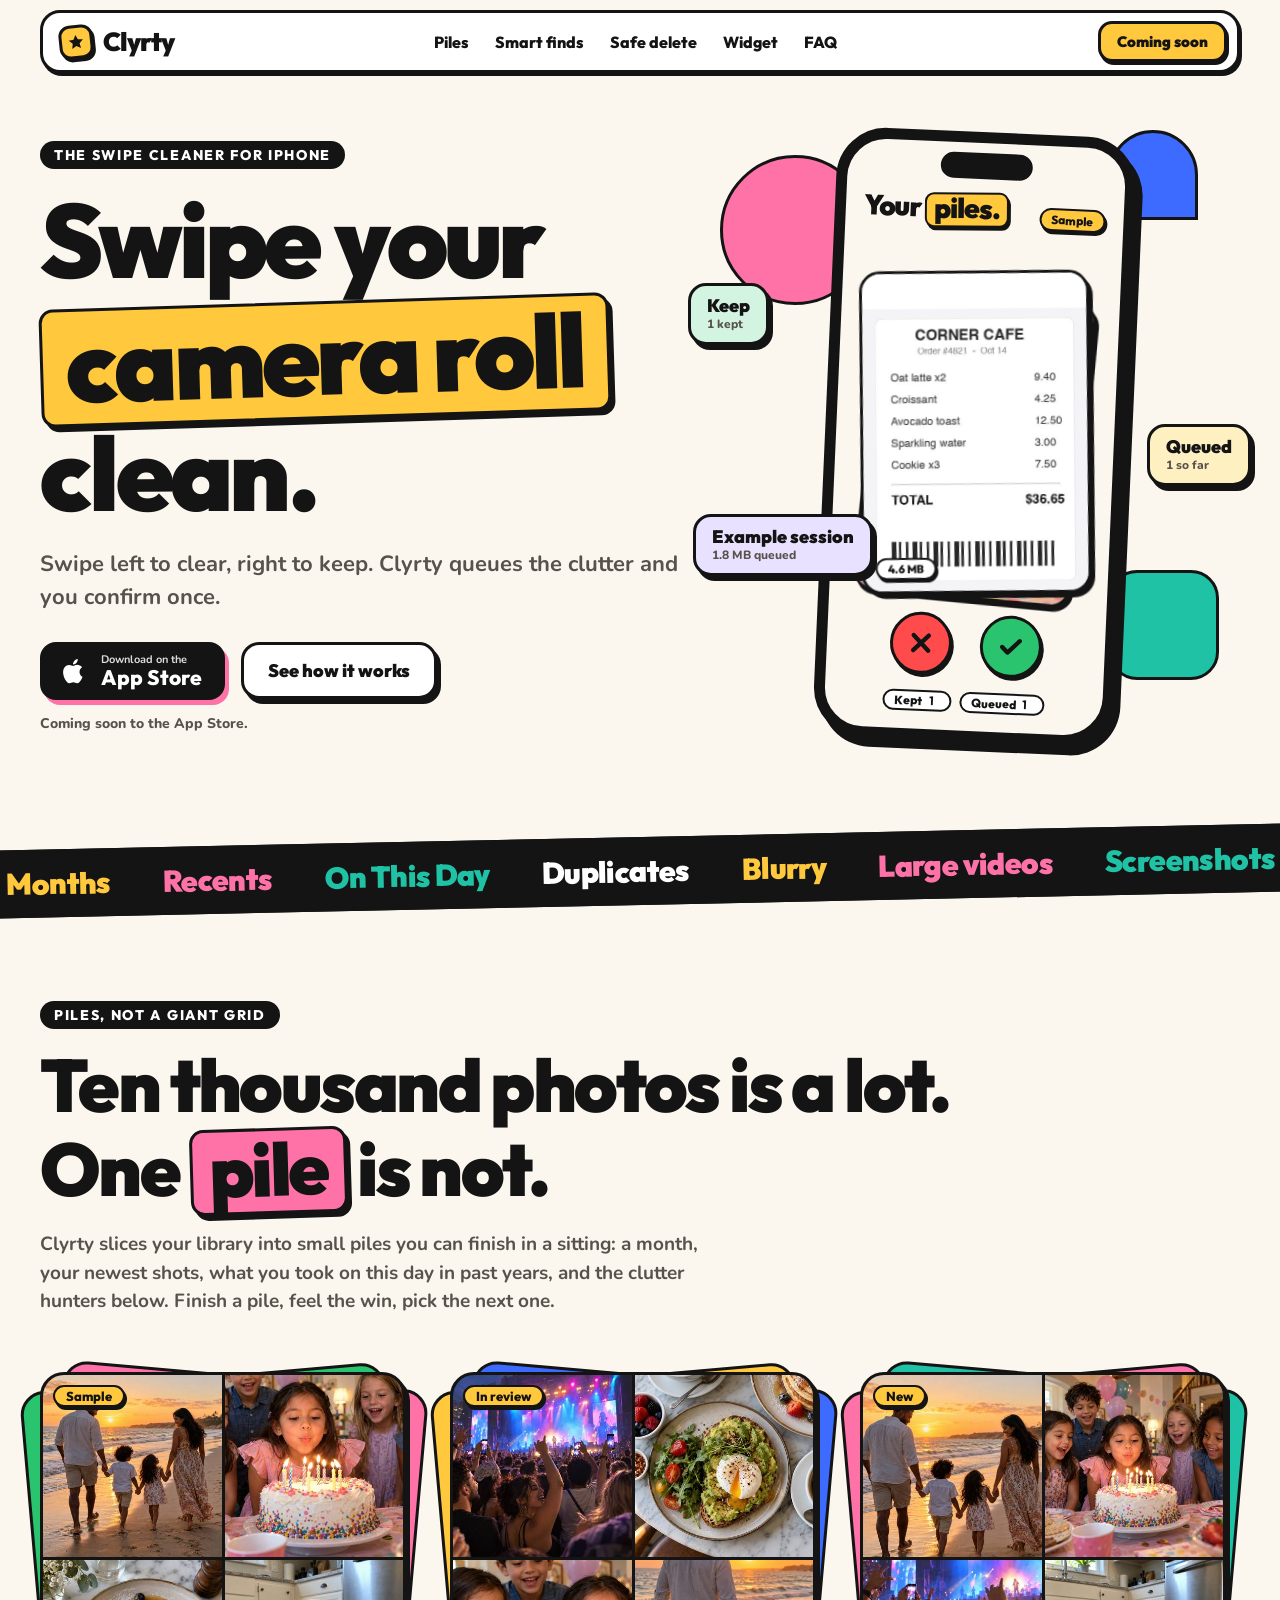
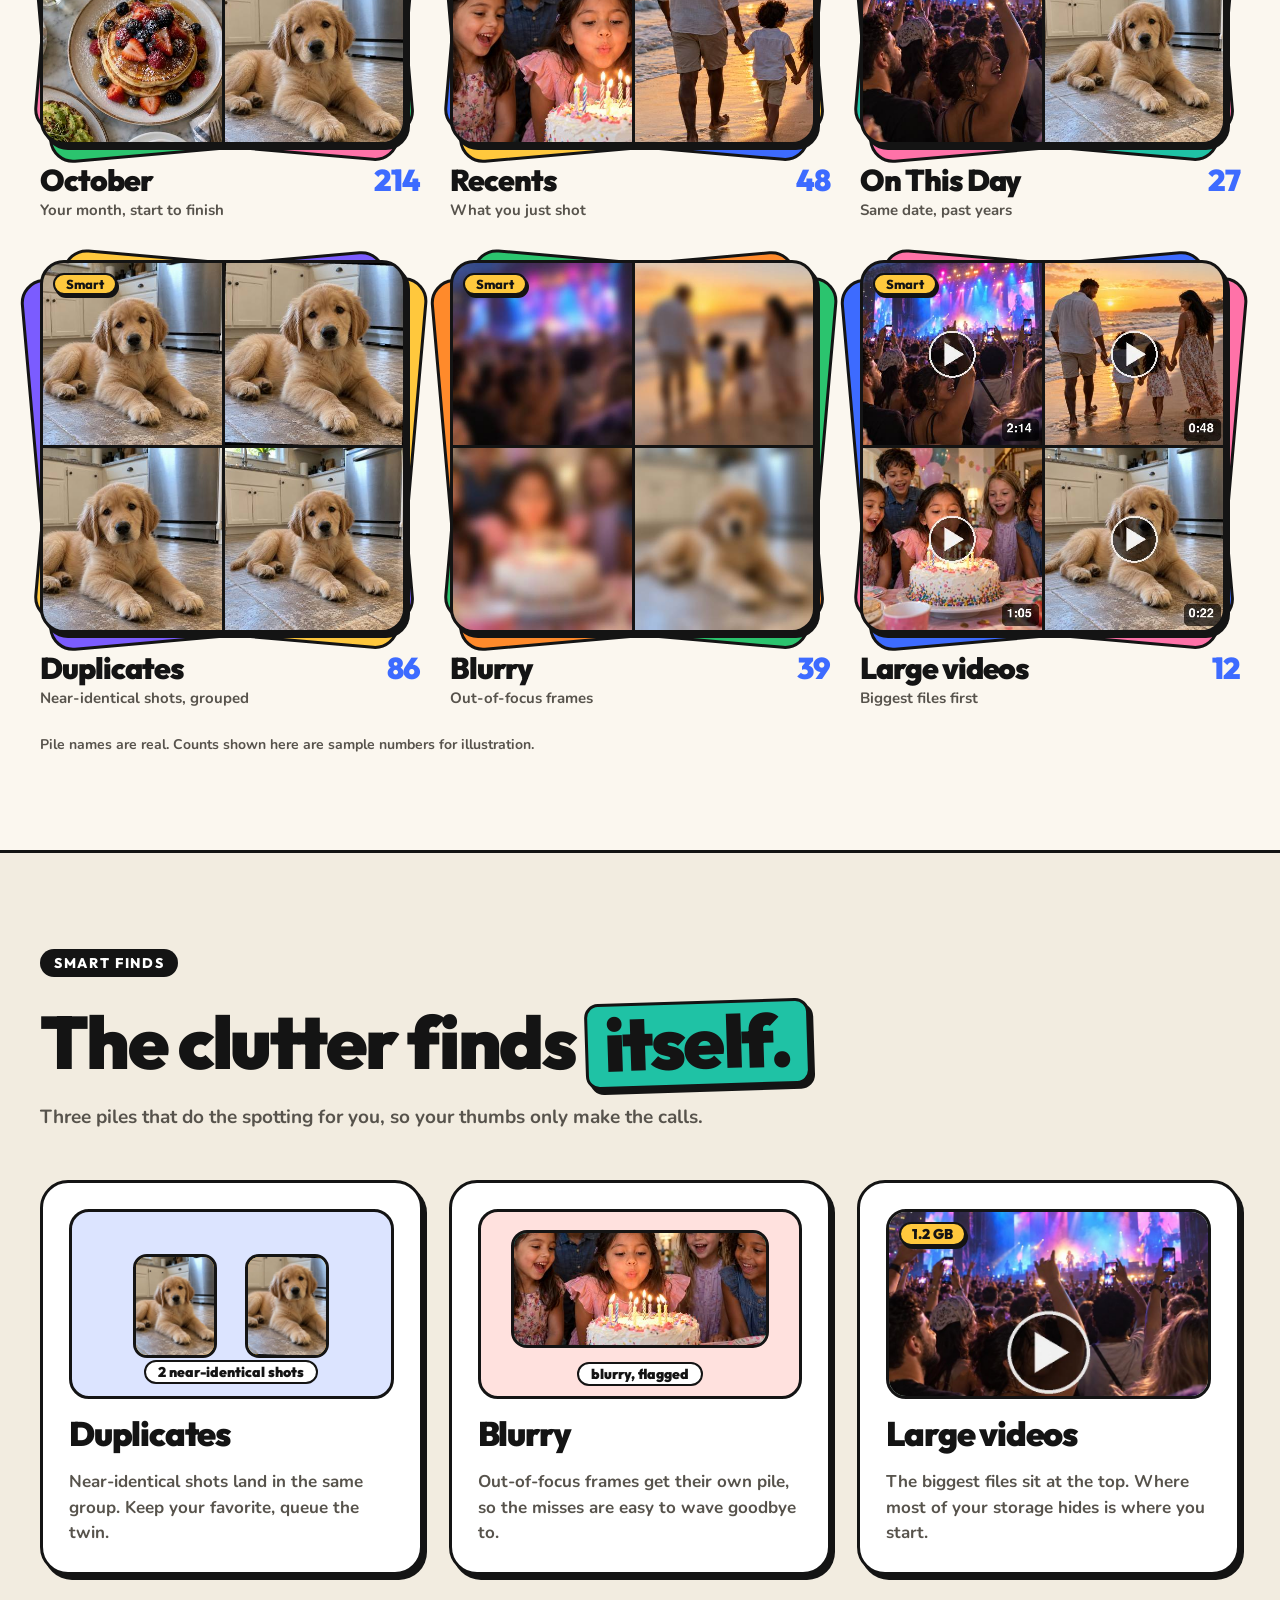
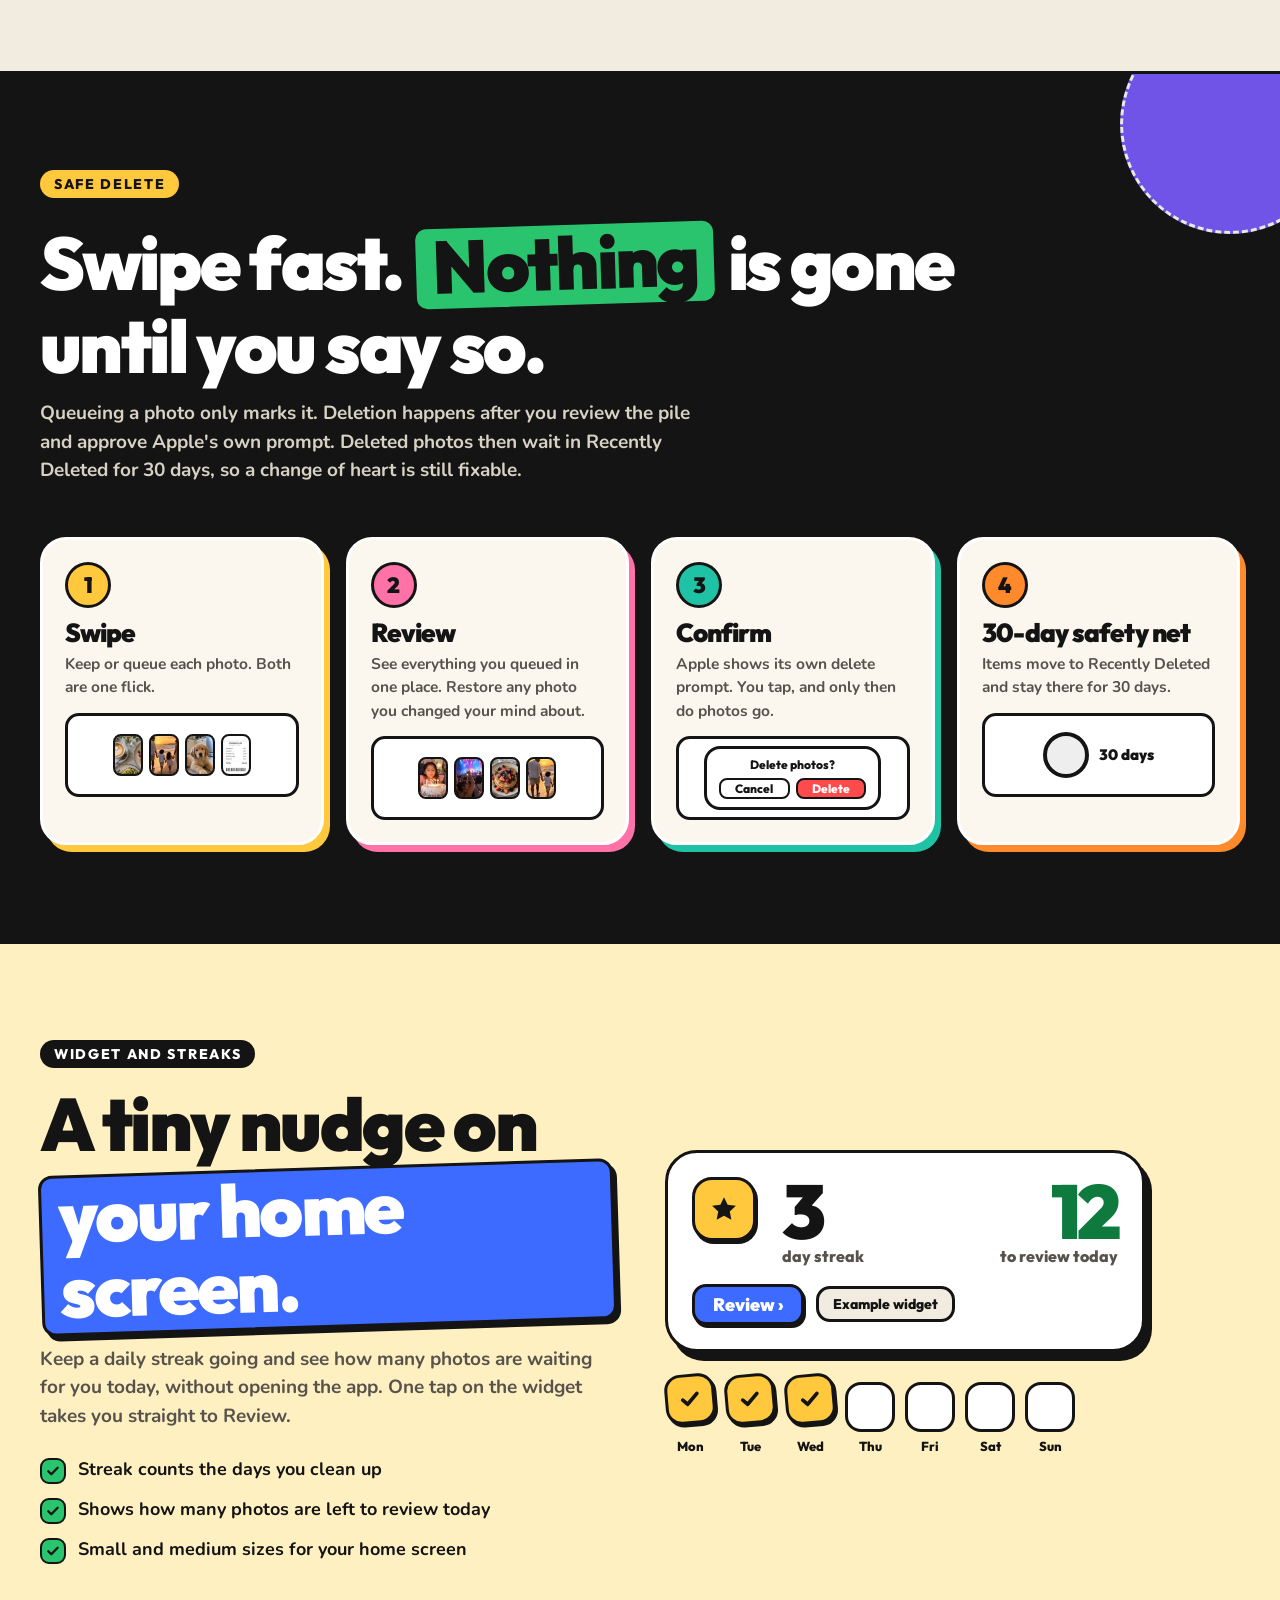
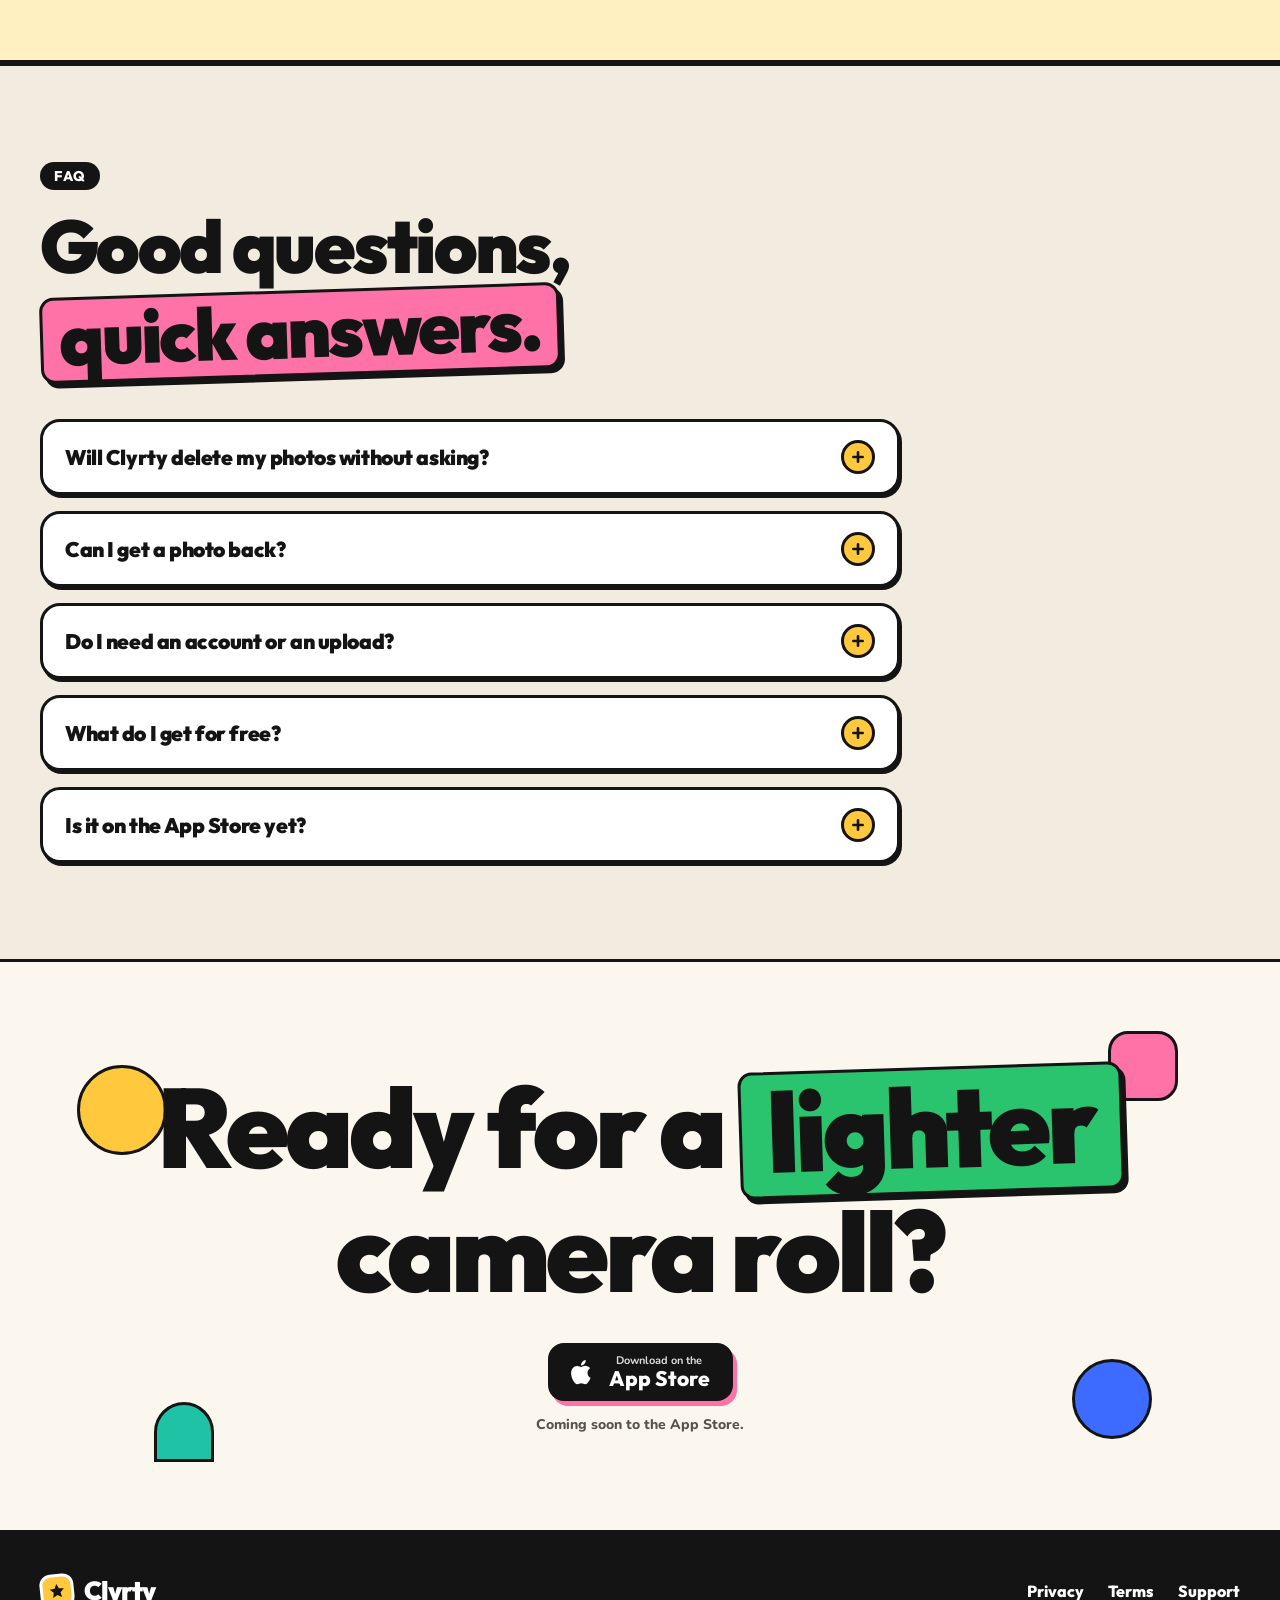
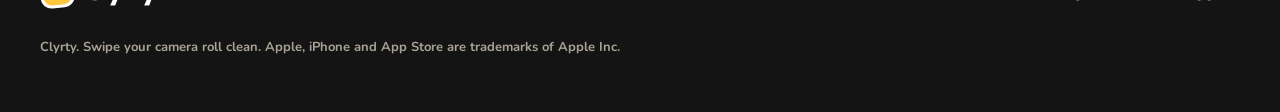
<file: index.html>
<!doctype html>
<html lang="en">
<head>
<meta charset="utf-8">
<meta name="viewport" content="width=device-width, initial-scale=1">
<title>Clyrty - Swipe your camera roll clean</title>
<meta name="description" content="Clyrty is the iPhone photo cleaner that works in piles. Swipe, queue, confirm. Nothing is deleted until you approve Apple's prompt.">
<link rel="preconnect" href="https://fonts.googleapis.com">
<link rel="preconnect" href="https://fonts.gstatic.com" crossorigin>
<link href="https://fonts.googleapis.com/css2?family=Outfit:wght@600;800;900&family=Nunito:wght@500;700;800&display=swap" rel="stylesheet">
<style>
:root{
  --ink:#141414; --bg:#FBF7EF; --stone:#F2ECE0; --tint:#FFF0C2; --muted:#57534C;
  --blue:#3D6BFF; --blue-soft:#DCE4FF; --green:#2BC46E; --green-deep:#0F7A3D; --green-soft:#D3F4E1;
  --red:#FF4B4B; --red-soft:#FFE1DE; --violet:#7B5CFF; --violet-soft:#E8E1FF;
  --yellow:#FFC83D; --pink:#FF72A8; --teal:#1FC2A5; --orange:#FF8A2B;
  --pop:4px 5px 0 var(--ink); --pop-sm:2px 3px 0 var(--ink); --pop-lg:7px 9px 0 var(--ink);
  --spring:cubic-bezier(.34,1.56,.64,1);
  --gutter:16px;
}
*{box-sizing:border-box;margin:0}
html{scroll-behavior:smooth}
body{background:var(--bg);color:var(--ink);font-family:'Nunito',system-ui,sans-serif;font-weight:700;font-size:17px;line-height:1.5;overflow-x:hidden;-webkit-font-smoothing:antialiased}
h1,h2,h3,.disp{font-family:'Outfit',system-ui,sans-serif;font-weight:900;letter-spacing:-.035em;line-height:1.02}
a{color:inherit}
.wrap{width:min(1200px,100% - 2*var(--gutter));margin-inline:auto}
.hl{display:inline-block;background:var(--hlc,var(--yellow));border:3px solid var(--ink);box-shadow:var(--pop);border-radius:14px;padding:0 .22em .06em;transform:rotate(-1.8deg);margin-top:.08em}
.btn{display:inline-flex;align-items:center;gap:10px;font:900 18px 'Outfit',sans-serif;background:var(--yellow);border:3px solid var(--ink);box-shadow:var(--pop);border-radius:18px;padding:14px 24px;text-decoration:none;cursor:pointer;transition:transform .18s var(--spring),box-shadow .18s}
.btn:hover{transform:translate(-2px,-3px) rotate(-1deg);box-shadow:7px 9px 0 var(--ink)}
.btn:active{transform:translate(3px,4px);box-shadow:1px 1px 0 var(--ink)}
.btn.white{background:#fff}
.kicker{display:inline-block;font:800 14px 'Outfit',sans-serif;letter-spacing:.12em;text-transform:uppercase;background:var(--ink);color:#fff;border-radius:99px;padding:5px 14px;margin-bottom:18px}

/* nav */
nav{position:sticky;top:10px;z-index:50;margin:10px auto 0;width:min(1200px,100% - 2*var(--gutter))}
.nav-in{display:flex;align-items:center;justify-content:space-between;background:#fff;border:3px solid var(--ink);box-shadow:var(--pop-sm);border-radius:20px;padding:8px 10px 8px 16px}
.logo{display:flex;align-items:center;gap:10px;font:900 26px 'Outfit';letter-spacing:-.04em;text-decoration:none}
.logo i{width:34px;height:34px;background:var(--yellow);border:3px solid var(--ink);border-radius:11px;box-shadow:var(--pop-sm);display:grid;place-items:center;transform:rotate(-6deg)}
.logo i svg{width:18px;height:18px}
.nav-links{display:none;gap:26px;font:800 16px 'Outfit'}
.nav-links a{text-decoration:none}.nav-links a:hover{text-decoration:underline;text-decoration-thickness:3px;text-underline-offset:5px}
.nav .btn{padding:8px 16px;font-size:15px;border-radius:14px;box-shadow:var(--pop-sm)}
@media(min-width:820px){.nav-links{display:flex}}

/* hero */
.hero{position:relative;padding:44px 0 70px}
.hero-grid{display:grid;gap:40px;align-items:center}
@media(min-width:960px){.hero-grid{grid-template-columns:1.1fr .9fr;gap:20px}}
h1{font-size:clamp(46px,9.4vw,104px)}
.hero p.lead{font-size:clamp(18px,2.2vw,22px);max-width:34em;margin:22px 0 28px;color:var(--muted);font-weight:700}
.cta-row{display:flex;flex-wrap:wrap;gap:16px;align-items:center}
.badge{display:inline-flex;align-items:center;gap:12px;background:var(--ink);color:#fff;border-radius:16px;padding:9px 20px 9px 16px;text-decoration:none;border:3px solid var(--ink);box-shadow:4px 5px 0 var(--pink);transition:transform .18s var(--spring)}
.badge:hover{transform:translate(-2px,-3px) rotate(1deg)}
.badge svg{width:30px;height:30px;fill:#fff}
.badge small{display:block;font:700 11px 'Nunito';opacity:.85;line-height:1.1}
.badge b{display:block;font:800 21px 'Outfit';line-height:1.05}
.soon{font:800 14px 'Nunito';color:var(--muted);margin-top:14px}
.trust{display:flex;flex-wrap:wrap;gap:10px;margin-top:26px}
.pill{display:inline-flex;align-items:center;gap:8px;background:#fff;border:2.5px solid var(--ink);border-radius:99px;padding:5px 14px 5px 8px;font:800 14px 'Outfit';box-shadow:var(--pop-sm)}
.pill s{width:20px;height:20px;border-radius:50%;background:var(--c,var(--green));border:2px solid var(--ink);display:grid;place-items:center;text-decoration:none}
.pill s svg{width:11px;height:11px}

/* phone */
.stage{position:relative;display:grid;place-items:center;min-height:640px}
.blob{position:absolute;border:3px solid var(--ink);animation:spin 18s linear infinite}
.blob.b1{width:150px;height:150px;border-radius:50%;background:var(--pink);left:2%;top:6%;animation:floaty 6s ease-in-out infinite}
.blob.b2{width:110px;height:110px;background:var(--teal);right:4%;bottom:12%;border-radius:28px;animation:floaty 7s ease-in-out -2s infinite}
.blob.b3{width:90px;height:90px;background:var(--blue);right:8%;top:2%;border-radius:50% 50% 0 0;animation:floaty 5s ease-in-out -1s infinite}
@keyframes floaty{0%,100%{transform:translateY(0) rotate(-8deg)}50%{transform:translateY(-22px) rotate(10deg)}}
@keyframes spin{to{transform:rotate(360deg)}}
.phone{position:relative;width:300px;height:610px;background:var(--bg);border:11px solid var(--ink);border-radius:50px;box-shadow:var(--pop-lg);overflow:hidden;transform:rotate(2.5deg);z-index:2}
.phone .island{position:absolute;top:10px;left:50%;width:92px;height:26px;background:var(--ink);border-radius:20px;transform:translateX(-50%);z-index:5}
.ph-head{padding:50px 18px 0;display:flex;justify-content:space-between;align-items:end}
.ph-head h3{font-size:28px}.ph-head h3 span{background:var(--yellow);border:2.5px solid var(--ink);border-radius:9px;padding:0 7px 2px;box-shadow:var(--pop-sm);display:inline-block;transform:rotate(-2deg)}
.ph-pill{font:800 12px 'Outfit';background:var(--yellow);border:2px solid var(--ink);border-radius:99px;padding:2px 10px;box-shadow:var(--pop-sm)}
.deck{position:relative;height:340px;margin:20px 18px 0}
.card{position:absolute;inset:0;border:3px solid var(--ink);border-radius:22px;box-shadow:var(--pop);overflow:hidden;background:var(--cbg);touch-action:none;cursor:grab;will-change:transform;transition:transform .5s var(--spring)}
.card.drag{transition:none;cursor:grabbing}
.card img{position:absolute;inset:0;width:100%;height:100%;object-fit:cover;display:block;pointer-events:none;-webkit-user-drag:none}
.card .sh{position:absolute;background:var(--sc);border:3px solid var(--ink)}
.card .sh.circle{border-radius:50%}.card .sh.arch{border-radius:999px 999px 0 0}.card .sh.rect{border-radius:10px}
.card .meta{position:absolute;left:12px;bottom:12px;background:#fff;border:2.5px solid var(--ink);border-radius:99px;font:800 12px 'Outfit';padding:2px 11px;box-shadow:var(--pop-sm)}
.stamp{position:absolute;top:18px;font:900 26px 'Outfit';border:4px solid var(--ink);border-radius:12px;padding:0 12px 2px;opacity:0;background:#fff;transition:opacity .15s}
.stamp.keep{right:14px;color:var(--green-deep);background:var(--green-soft);transform:rotate(9deg)}
.stamp.queue{left:14px;color:#C21F1F;background:var(--red-soft);transform:rotate(-9deg)}
.ph-actions{display:flex;justify-content:center;gap:28px;margin-top:26px}
.rb{width:62px;height:62px;border-radius:50%;border:3px solid var(--ink);box-shadow:var(--pop-sm);display:grid;place-items:center;cursor:pointer;transition:transform .15s var(--spring);background:var(--bgc)}
.rb:hover{transform:scale(1.12) rotate(-6deg)}.rb:active{transform:scale(.92)}
.rb svg{width:26px;height:26px}
.ph-stats{display:flex;justify-content:center;gap:8px;margin-top:16px;font:800 12px 'Outfit'}
.ph-stats span{border:2px solid var(--ink);border-radius:99px;padding:1px 10px;background:#fff}
.ph-stats b{display:inline-block;min-width:1.2em;text-align:center}
.float{position:absolute;z-index:4;background:#fff;border:3px solid var(--ink);border-radius:18px;box-shadow:var(--pop);padding:10px 16px;font:900 18px 'Outfit';line-height:1.1;animation:floaty2 5s ease-in-out infinite}
.float small{display:block;font:800 12px 'Nunito';color:var(--muted)}
.float.f1{left:-4%;top:26%;background:var(--green-soft);--r:-6deg}
.float.f2{right:-2%;top:48%;background:var(--tint);--r:5deg;animation-delay:-2s}
.float.f3{left:-3%;top:62%;background:var(--violet-soft);--r:4deg;animation-delay:-3.4s}
@keyframes floaty2{0%,100%{transform:translateY(0) rotate(var(--r))}50%{transform:translateY(-14px) rotate(calc(var(--r) * -1))}}
@media(max-width:520px){.float.f1{left:-2%;top:20%}.float.f2{right:-2%}.float.f3{display:none}.stage{min-height:700px}}

/* marquee */
.marq{background:var(--ink);color:#fff;border-block:3px solid var(--ink);overflow:hidden;transform:rotate(-1.2deg);margin:10px -20px 0;position:relative;z-index:3}
.marq-t{display:flex;gap:0;width:max-content;animation:marq 28s linear infinite}
.marq span{font:900 30px 'Outfit';padding:12px 26px;white-space:nowrap;letter-spacing:-.02em}
.marq span:nth-child(4n+1){color:var(--yellow)}.marq span:nth-child(4n+2){color:var(--pink)}.marq span:nth-child(4n+3){color:var(--teal)}.marq span:nth-child(4n){color:#fff}
@keyframes marq{to{transform:translateX(-50%)}}

/* sections */
section{padding:96px 0}
.sec-h{font-size:clamp(38px,6.4vw,74px);max-width:14em}
.sec-p{max-width:36em;color:var(--muted);margin-top:16px;font-size:19px}
.rev{opacity:0;transform:translateY(40px) scale(.97);transition:opacity .6s ease,transform .7s var(--spring);transition-delay:var(--d,0s)}
.rev.in{opacity:1;transform:none}

/* piles */
.piles{display:grid;gap:30px;margin-top:48px;grid-template-columns:repeat(2,1fr)}
@media(min-width:760px){.piles{grid-template-columns:repeat(3,1fr)}}
@media(max-width:420px){.pile h3,.pile h3 b{font-size:22px}.pile p{font-size:13px}}
.pile{position:relative;padding:8px 0 0;cursor:pointer}
.pile .stack{position:relative;aspect-ratio:1/1.02;margin:0 14px 16px 0}
.pile .layer{position:absolute;inset:0;border:3px solid var(--ink);border-radius:24px;transition:transform .4s var(--spring)}
.pile .l3{background:var(--c3);transform:rotate(-5deg) translate(-6px,4px)}
.pile .l2{background:var(--c2);transform:rotate(5deg) translate(8px,2px)}
.pile .front{position:absolute;inset:0;border:3px solid var(--ink);border-radius:24px;box-shadow:var(--pop);overflow:hidden;background:var(--ink);display:grid;grid-template-columns:1fr 1fr;grid-template-rows:1fr 1fr;gap:3px;transition:transform .4s var(--spring)}
.pile:hover .l3{transform:rotate(-12deg) translate(-26px,8px)}
.pile:hover .l2{transform:rotate(11deg) translate(26px,4px)}
.pile:hover .front{transform:translateY(-8px) rotate(-1.5deg)}
.pile .cell{position:relative;overflow:hidden;background:var(--cbg)}
.pile .cell img{position:absolute;inset:0;width:100%;height:100%;object-fit:cover;display:block}
.pile .tag{position:absolute;left:10px;top:10px;z-index:2;font:800 13px 'Outfit';background:var(--yellow);border:2.5px solid var(--ink);border-radius:99px;padding:1px 11px;box-shadow:var(--pop-sm)}
.pile h3{font-size:30px;display:flex;justify-content:space-between;align-items:baseline}
.pile h3 b{font:900 30px 'Outfit';color:var(--blue)}
.pile p{color:var(--muted);font-size:15px;font-weight:700}
.note{font:700 14px 'Nunito';color:var(--muted);margin-top:26px}

/* smart finds */
.finds{background:var(--stone);border-block:3px solid var(--ink)}
.find-grid{display:grid;gap:26px;margin-top:48px}
@media(min-width:900px){.find-grid{grid-template-columns:repeat(3,1fr)}}
.fcard{background:#fff;border:3px solid var(--ink);border-radius:28px;box-shadow:var(--pop);padding:26px;display:flex;flex-direction:column;gap:18px;transition:transform .3s var(--spring)}
.fcard:hover{transform:translateY(-8px) rotate(-.8deg)}
.fcard h3{font-size:34px}.fcard p{color:var(--muted)}
.demo img{position:absolute;display:block;object-fit:cover}
.demo{height:190px;border:3px solid var(--ink);border-radius:20px;position:relative;overflow:hidden;background:var(--bgd)}
/* dup demo */
.dup .tw{position:absolute;width:84px;height:104px;border:3px solid var(--ink);border-radius:14px;background:var(--yellow);top:42px;overflow:hidden}
.dup .t1{left:calc(50% - 98px);animation:dupA 4.4s var(--spring) infinite}
.dup .t2{left:calc(50% + 14px);animation:dupB 4.4s var(--spring) infinite}
@keyframes dupA{0%,25%{transform:rotate(-4deg)}50%,80%{transform:translateX(56px) rotate(0)}100%{transform:rotate(-4deg)}}
@keyframes dupB{0%,25%{transform:rotate(4deg);opacity:1}50%,80%{transform:translateX(-56px) rotate(0);opacity:0}100%{transform:rotate(4deg);opacity:1}}
.dup .lbl{position:absolute;left:50%;bottom:12px;transform:translateX(-50%);font:900 14px 'Outfit';background:#fff;border:2.5px solid var(--ink);border-radius:99px;padding:1px 12px;white-space:nowrap}
.dup .lbl::after{content:"2 near-identical shots";animation:lbl 4.4s steps(1) infinite}
@keyframes lbl{0%,45%{content:"2 near-identical shots"}50%,85%{content:"keep the best one"}100%{content:"2 near-identical shots"}}
/* blur demo */
.blur .ph{position:absolute;inset:18px 30px 48px;border:3px solid var(--ink);border-radius:16px;background:var(--teal);overflow:hidden;animation:blurA 4s ease-in-out infinite}
@keyframes blurA{0%,35%{filter:blur(9px)}55%,100%{filter:blur(0)}}
.blur .lbl{position:absolute;left:50%;bottom:10px;transform:translateX(-50%);font:900 14px 'Outfit';background:#fff;border:2.5px solid var(--ink);border-radius:99px;padding:1px 12px;white-space:nowrap}
.blur .lbl::after{content:"blurry, flagged";animation:lbl2 4s steps(1) infinite}
@keyframes lbl2{0%,50%{content:"blurry, flagged"}55%,100%{content:"sharp, kept"}}
/* video demo */
.vid .bars{position:absolute;inset:22px 22px 16px;display:flex;flex-direction:column;gap:12px;justify-content:center}
.vid .bar{height:34px;border:3px solid var(--ink);border-radius:12px;background:#fff;position:relative;overflow:hidden}
.vid .bar b{position:absolute;inset:0 auto 0 0;background:var(--c);width:var(--w);transform-origin:left;animation:grow 3.6s var(--spring) infinite;border-right:3px solid var(--ink)}
.vid .bar span{position:absolute;right:10px;top:3px;font:900 14px 'Outfit'}
.vid .bar:nth-child(2) b{animation-delay:.15s}.vid .bar:nth-child(3) b{animation-delay:.3s}
@keyframes grow{0%{transform:scaleX(0)}30%,85%{transform:scaleX(1)}100%{transform:scaleX(0)}}

.dup .tw img,.blur .ph img{inset:0;width:100%;height:100%}
.vid .vthumb{inset:0;width:100%;height:100%}
.vid .vsize{position:absolute;left:10px;top:10px;font:900 14px 'Outfit';background:var(--yellow);border:2.5px solid var(--ink);border-radius:99px;padding:1px 11px;box-shadow:var(--pop-sm)}
/* safe delete */
.safe{background:var(--ink);color:#fff;position:relative;overflow:hidden}
.safe .sec-p{color:#d8d2c4}
.steps{display:grid;gap:22px;margin-top:52px;position:relative}
@media(min-width:900px){.steps{grid-template-columns:repeat(4,1fr)}}
.step{background:var(--bg);color:var(--ink);border:3px solid #fff;border-radius:26px;padding:22px;box-shadow:6px 7px 0 var(--sh);position:relative;transition:transform .3s var(--spring)}
.step:hover{transform:translateY(-6px) rotate(1deg)}
.step .n{width:46px;height:46px;border-radius:50%;background:var(--sh);border:3px solid var(--ink);display:grid;place-items:center;font:900 22px 'Outfit';margin-bottom:12px}
.step h3{font-size:26px;margin-bottom:6px}.step p{font-size:15.5px;color:var(--muted)}
.step .mini{height:84px;border:3px solid var(--ink);border-radius:14px;margin-top:14px;background:#fff;position:relative;overflow:hidden;display:grid;place-items:center}
.alertmock{background:#fff;border:3px solid var(--ink);border-radius:16px;padding:8px 12px;text-align:center;font:800 12px 'Outfit';width:78%}
.alertmock div{display:flex;gap:6px;margin-top:6px}
.alertmock div span{flex:1;border:2px solid var(--ink);border-radius:8px;padding:1px 0}
.alertmock div span:last-child{background:var(--red);color:#fff;animation:tap 3s ease-in-out infinite}
@keyframes tap{0%,60%,100%{transform:scale(1)}70%{transform:scale(.88)}80%{transform:scale(1.08)}}
.trashmock{font:900 15px 'Outfit';display:flex;align-items:center;gap:10px}
.ring{width:46px;height:46px;border-radius:50%;border:4px solid var(--ink);background:conic-gradient(var(--teal) 0 var(--p,70%),#eee 0);animation:ring 5s linear infinite}
@property --p{syntax:'<percentage>';inherits:false;initial-value:0%}
@keyframes ring{from{--p:0%}to{--p:100%}}
.qmock{display:flex;gap:6px}
.qmock i{background-size:cover!important;background-position:center!important;width:30px;height:42px;border:2.5px solid var(--ink);border-radius:8px;background:var(--c);animation:pop 2.4s var(--spring) infinite;animation-delay:var(--dl)}
@keyframes pop{0%,100%{transform:translateY(0)}40%{transform:translateY(-12px) rotate(-6deg)}}
.safe .deco{position:absolute;right:-60px;top:-60px;width:220px;height:220px;border-radius:50%;background:var(--violet);border:3px solid #fff;opacity:.9;animation:spin 30s linear infinite;border-style:dashed}

@media(min-width:820px){.priv-grid{grid-template-columns:repeat(4,1fr)}}
.stampbox{border:3px solid var(--ink);border-radius:26px;padding:26px 22px;box-shadow:var(--pop);background:var(--bgc);transition:transform .3s var(--spring)}
.stampbox:nth-child(odd){transform:rotate(-1.5deg)}.stampbox:nth-child(even){transform:rotate(1.5deg)}
.stampbox:hover{transform:rotate(0) translateY(-8px) scale(1.03)}
.stampbox .x{width:60px;height:60px;border-radius:50%;background:#fff;border:3px solid var(--ink);display:grid;place-items:center;margin-bottom:16px;position:relative}
.stampbox .x svg{width:30px;height:30px}
.stampbox h3{font-size:34px}.stampbox p{font-size:15.5px;margin-top:6px}

/* widget */
.wid{background:var(--tint);border-block:3px solid var(--ink)}
.wid-grid{display:grid;gap:50px;align-items:center}
@media(min-width:960px){.wid-grid{grid-template-columns:1fr 1fr}}
.wcard{background:#fff;border:3px solid var(--ink);border-radius:32px;box-shadow:var(--pop-lg);padding:24px;max-width:480px;transform:rotate(-2.5deg);transition:transform .4s var(--spring)}
.wcard:hover{transform:rotate(0) scale(1.03)}
.wtop{display:flex;gap:26px;align-items:flex-start}
.flame{width:64px;height:64px;border-radius:20px;background:var(--yellow);border:3px solid var(--ink);box-shadow:var(--pop-sm);display:grid;place-items:center;animation:wob 2.4s var(--spring) infinite}
@keyframes wob{0%,100%{transform:rotate(-6deg) scale(1)}50%{transform:rotate(6deg) scale(1.1)}}
.flame svg{width:30px;height:30px}
.bignum{font:900 76px 'Outfit';line-height:.9;letter-spacing:-.05em}
.wlbl{font:800 16px 'Outfit';color:var(--muted)}
.wbottom{display:flex;gap:12px;margin-top:18px;align-items:center;flex-wrap:wrap}
.wbtn{background:var(--blue);color:#fff;font:900 18px 'Outfit';border:3px solid var(--ink);box-shadow:var(--pop-sm);border-radius:14px;padding:6px 18px}
.wchip{background:var(--stone);border:3px solid var(--ink);border-radius:14px;padding:6px 14px;font:800 14px 'Outfit'}
.days{display:flex;gap:10px;margin-top:30px;flex-wrap:wrap}
.day{width:50px;text-align:center;font:800 13px 'Outfit'}
.day i{display:block;width:50px;height:50px;border-radius:16px;border:3px solid var(--ink);background:#fff;margin-bottom:6px;display:grid;place-items:center;transition:transform .5s var(--spring),background .3s;transition-delay:var(--dl)}
.days.in .day i.on{background:var(--yellow);transform:translateY(-8px) rotate(-5deg);box-shadow:var(--pop-sm)}
.day i svg{width:22px;height:22px;opacity:0;transition:opacity .3s;transition-delay:var(--dl)}
.days.in .day i.on svg{opacity:1}
.bullets{list-style:none;padding:0;margin-top:26px;display:grid;gap:12px}
.bullets li{display:flex;gap:12px;align-items:flex-start;font-size:18px}
.bullets li s{flex:none;width:26px;height:26px;border-radius:9px;background:var(--green);border:2.5px solid var(--ink);display:grid;place-items:center;margin-top:2px}
.bullets li s svg{width:14px;height:14px}

/* faq */
.faq{background:var(--stone);border-block:3px solid var(--ink)}
.faq-list{margin-top:44px;display:grid;gap:16px;max-width:860px}
details{background:#fff;border:3px solid var(--ink);border-radius:20px;box-shadow:var(--pop-sm);transition:transform .25s var(--spring)}
details[open]{box-shadow:var(--pop);transform:translateY(-3px) rotate(-.4deg)}
summary{list-style:none;cursor:pointer;padding:18px 22px;font:900 21px 'Outfit';letter-spacing:-.02em;display:flex;justify-content:space-between;gap:14px;align-items:center}
summary::-webkit-details-marker{display:none}
summary i{flex:none;width:34px;height:34px;border-radius:50%;background:var(--yellow);border:3px solid var(--ink);display:grid;place-items:center;transition:transform .35s var(--spring)}
summary i svg{width:14px;height:14px}
details[open] summary i{transform:rotate(135deg);background:var(--pink)}
details p{padding:0 22px 20px;color:var(--muted);font-size:17px}

/* final */
.final{text-align:center;position:relative;overflow:hidden}
.final h2{font-size:clamp(46px,9vw,112px);max-width:11em;margin:0 auto}
.final .cta-row{justify-content:center;margin-top:34px}
.conf{position:absolute;border:3px solid var(--ink);animation:floaty 7s ease-in-out infinite}
footer{background:var(--ink);color:#fff;padding:44px 0 56px}
.foot{display:flex;flex-wrap:wrap;gap:24px;justify-content:space-between;align-items:center}
.foot .logo i{border-color:#fff}
.foot nav,.foot .links{position:static;display:flex;gap:24px;font:800 16px 'Outfit';width:auto}
.foot a{text-decoration:none}.foot a:hover{text-decoration:underline}
.copy{width:100%;color:#a9a396;font:700 13px 'Nunito';margin-top:6px}

html.shot .rev{transition:none!important}
/* focus */
a:focus-visible,summary:focus-visible,button:focus-visible,.card:focus-visible{outline:4px solid var(--blue);outline-offset:3px}

@media(prefers-reduced-motion:reduce){
  *,*::before,*::after{animation:none!important;transition:none!important;scroll-behavior:auto!important}
  .rev{opacity:1;transform:none}
  .marq-t{transform:none}
  .blur .ph{filter:none}
  .vid .bar b{transform:none}
  .days .day i.on{background:var(--yellow)}.days .day i.on svg{opacity:1}
  .ring{background:conic-gradient(var(--teal) 0 70%,#eee 0)}
}
</style>
</head>
<body>

<svg width="0" height="0" style="position:absolute" aria-hidden="true">
  <defs>
    <symbol id="i-check" viewBox="0 0 24 24"><path d="M4 12.5l5 5L20 6.5" fill="none" stroke="#141414" stroke-width="4" stroke-linecap="round" stroke-linejoin="round"/></symbol>
    <symbol id="i-x" viewBox="0 0 24 24"><path d="M5 5l14 14M19 5L5 19" fill="none" stroke="#141414" stroke-width="4" stroke-linecap="round"/></symbol>
    <symbol id="i-plus" viewBox="0 0 24 24"><path d="M12 4v16M4 12h16" fill="none" stroke="#141414" stroke-width="4.5" stroke-linecap="round"/></symbol>
    <symbol id="i-star" viewBox="0 0 24 24"><path d="M12 2.5l2.9 6.1 6.6.8-4.9 4.6 1.3 6.6L12 17.3 6.1 20.6l1.3-6.6L2.5 9.4l6.6-.8z" fill="#141414"/></symbol>
  </defs>
</svg>

<nav class="nav" aria-label="Main">
  <div class="nav-in">
    <a class="logo" href="#top"><i><svg><use href="#i-star"/></svg></i>Clyrty</a>
    <div class="nav-links">
      <a href="#piles">Piles</a><a href="#finds">Smart finds</a><a href="#safe">Safe delete</a><a href="#widget">Widget</a><a href="#faq">FAQ</a>
    </div>
    <a class="btn" href="#">Coming soon</a>
  </div>
</nav>

<header class="hero" id="top">
  <div class="wrap hero-grid">
    <div>
      <span class="kicker rev">The swipe cleaner for iPhone</span>
      <h1 class="rev" style="--d:.08s">Swipe your <span class="hl">camera roll</span> clean.</h1>
      <p class="lead rev" style="--d:.16s">Swipe left to clear, right to keep. Clyrty queues the clutter and you confirm once.</p>
      <div class="cta-row rev" style="--d:.24s">
        <a class="badge" href="#" aria-label="App Store badge placeholder, coming soon">
          <svg viewBox="0 0 24 24" aria-hidden="true"><path d="M16.4 12.6c0-2.4 2-3.5 2.1-3.6-1.1-1.700-2.900-1.900-3.500-1.900-1.500-.2-2.900.9-3.700.9-.8 0-1.900-.9-3.200-.8-1.600 0-3.100 1-4 2.400-1.700 3-.4 7.300 1.200 9.700.8 1.200 1.800 2.500 3 2.400 1.200 0 1.700-.8 3.100-.8 1.400 0 1.900.8 3.200.8 1.300 0 2.100-1.200 2.900-2.400.9-1.300 1.300-2.600 1.300-2.700 0 0-2.400-1-2.400-4zM14 5.400c.7-.8 1.100-1.900 1-3-1 0-2.100.7-2.800 1.500-.6.700-1.100 1.800-1 2.900 1.100.1 2.100-.6 2.800-1.400z"/></svg>
          <span><small>Download on the</small><b>App Store</b></span>
        </a>
        <a class="btn white" href="#piles">See how it works</a>
      </div>
      <p class="soon rev" style="--d:.3s">Coming soon to the App Store.</p>
    </div>

    <div class="stage" aria-label="Animated demo of swiping photos">
      <div class="blob b1"></div><div class="blob b2"></div><div class="blob b3"></div>
      <div class="float f1">Keep <small id="fKeep">0 kept</small></div>
      <div class="float f2">Queued <small id="fQueue">0 so far</small></div>
      <div class="float f3">Example session <small id="fMb">0.0 MB queued</small></div>
      <div class="phone">
        <div class="island"></div>
        <div class="ph-head"><h3>Your <span>piles.</span></h3><span class="ph-pill">Sample</span></div>
        <div class="deck" id="deck"></div>
        <div class="ph-actions">
          <button class="rb" style="--bgc:var(--red)" id="bQ" aria-label="Queue this photo"><svg style="stroke:#fff"><use href="#i-x"/></svg></button>
          <button class="rb" style="--bgc:var(--green)" id="bK" aria-label="Keep this photo"><svg><use href="#i-check"/></svg></button>
        </div>
        <div class="ph-stats"><span>Kept <b id="sK">0</b></span><span>Queued <b id="sQ">0</b></span></div>
      </div>
    </div>
  </div>
</header>

<div class="marq" aria-hidden="true"><div class="marq-t" id="marq"></div></div>

<section id="piles">
  <div class="wrap">
    <span class="kicker rev">Piles, not a giant grid</span>
    <h2 class="sec-h rev">Ten thousand photos is a lot. One <span class="hl" style="--hlc:var(--pink)">pile</span> is not.</h2>
    <p class="sec-p rev">Clyrty slices your library into small piles you can finish in a sitting: a month, your newest shots, what you took on this day in past years, and the clutter hunters below. Finish a pile, feel the win, pick the next one.</p>
    <div class="piles" id="pileGrid"></div>
    <p class="note rev">Pile names are real. Counts shown here are sample numbers for illustration.</p>
  </div>
</section>

<section class="finds" id="finds">
  <div class="wrap">
    <span class="kicker rev">Smart finds</span>
    <h2 class="sec-h rev">The clutter finds <span class="hl" style="--hlc:var(--teal)">itself.</span></h2>
    <p class="sec-p rev">Three piles that do the spotting for you, so your thumbs only make the calls.</p>
    <div class="find-grid">
      <article class="fcard rev" style="--d:.05s">
        <div class="demo dup" style="--bgd:var(--blue-soft)"><div class="tw t1"><img src="img/find-dupA.jpg" alt="Golden retriever puppy, first of two near-identical shots" width="420" height="420" loading="lazy"></div><div class="tw t2"><img src="img/find-dupB.jpg" alt="Golden retriever puppy, near-identical second shot" width="420" height="420" loading="lazy"></div><span class="lbl"></span></div>
        <h3>Duplicates</h3><p>Near-identical shots land in the same group. Keep your favorite, queue the twin.</p>
      </article>
      <article class="fcard rev" style="--d:.15s">
        <div class="demo blur" style="--bgd:var(--red-soft)"><div class="ph"><img src="img/find-blur.jpg" alt="Birthday party photo that animates from blurry to sharp" width="480" height="480" loading="lazy"></div><span class="lbl"></span></div>
        <h3>Blurry</h3><p>Out-of-focus frames get their own pile, so the misses are easy to wave goodbye to.</p>
      </article>
      <article class="fcard rev" style="--d:.25s">
        <div class="demo vid" style="--bgd:var(--green-soft)"><img class="vthumb" src="img/find-video.jpg" alt="Large concert video thumbnail with a play button and a 3 minute 7 second duration" width="720" height="500" loading="lazy"><span class="vsize">1.2 GB</span>
        </div>
        <h3>Large videos</h3><p>The biggest files sit at the top. Where most of your storage hides is where you start.</p>
      </article>
    </div>
  </div>
</section>

<section class="safe" id="safe">
  <div class="deco"></div>
  <div class="wrap">
    <span class="kicker rev" style="background:var(--yellow);color:var(--ink)">Safe delete</span>
    <h2 class="sec-h rev">Swipe fast. <span class="hl" style="--hlc:var(--green);color:var(--ink)">Nothing</span> is gone until you say so.</h2>
    <p class="sec-p rev">Queueing a photo only marks it. Deletion happens after you review the pile and approve Apple's own prompt. Deleted photos then wait in Recently Deleted for 30 days, so a change of heart is still fixable.</p>
    <div class="steps">
      <div class="step rev" style="--sh:var(--yellow);--d:.05s"><div class="n">1</div><h3>Swipe</h3><p>Keep or queue each photo. Both are one flick.</p>
        <div class="mini"><div class="qmock"><i style="background:url(img/mini-a.jpg);--c:var(--green);--dl:0s"></i><i style="background:url(img/mini-b.jpg);--c:var(--red);--dl:.2s"></i><i style="background:url(img/mini-c.jpg);--c:var(--green);--dl:.4s"></i><i style="background:url(img/mini-d.jpg);--c:var(--red);--dl:.6s"></i></div></div></div>
      <div class="step rev" style="--sh:var(--pink);--d:.15s"><div class="n">2</div><h3>Review</h3><p>See everything you queued in one place. Restore any photo you changed your mind about.</p>
        <div class="mini"><div class="qmock"><i style="background:url(img/mini-e.jpg);--c:var(--blue);--dl:0s"></i><i style="background:url(img/mini-f.jpg);--c:var(--yellow);--dl:.15s"></i><i style="background:url(img/mini-g.jpg);--c:var(--teal);--dl:.3s"></i><i style="background:url(img/mini-h.jpg);--c:var(--pink);--dl:.45s"></i></div></div></div>
      <div class="step rev" style="--sh:var(--teal);--d:.25s"><div class="n">3</div><h3>Confirm</h3><p>Apple shows its own delete prompt. You tap, and only then do photos go.</p>
        <div class="mini"><div class="alertmock">Delete photos?<div><span>Cancel</span><span>Delete</span></div></div></div></div>
      <div class="step rev" style="--sh:var(--orange);--d:.35s"><div class="n">4</div><h3>30-day safety net</h3><p>Items move to Recently Deleted and stay there for 30 days.</p>
        <div class="mini"><div class="trashmock"><div class="ring"></div>30 days</div></div></div>
    </div>
  </div>
</section>

<section class="wid" id="widget">
  <div class="wrap wid-grid">
    <div>
      <span class="kicker rev">Widget and streaks</span>
      <h2 class="sec-h rev">A tiny nudge on <span class="hl" style="--hlc:var(--blue);color:#fff">your home screen.</span></h2>
      <p class="sec-p rev">Keep a daily streak going and see how many photos are waiting for you today, without opening the app. One tap on the widget takes you straight to Review.</p>
      <ul class="bullets">
        <li class="rev"><s><svg><use href="#i-check"/></svg></s>Streak counts the days you clean up</li>
        <li class="rev" style="--d:.08s"><s><svg><use href="#i-check"/></svg></s>Shows how many photos are left to review today</li>
        <li class="rev" style="--d:.16s"><s><svg><use href="#i-check"/></svg></s>Small and medium sizes for your home screen</li>
      </ul>
    </div>
    <div>
      <div class="wcard rev" aria-label="Example widget">
        <div class="wtop">
          <div><div class="flame"><svg><use href="#i-star"/></svg></div></div>
          <div><div class="bignum" id="wStreak">3</div><div class="wlbl">day streak</div></div>
          <div style="margin-left:auto;text-align:right"><div class="bignum" style="color:var(--green-deep)" id="wToday">12</div><div class="wlbl">to review today</div></div>
        </div>
        <div class="wbottom"><span class="wbtn">Review &rsaquo;</span><span class="wchip">Example widget</span></div>
      </div>
      <div class="days rev" id="days" style="--d:.1s">
        <div class="day"><i class="on" style="--dl:.1s"><svg><use href="#i-check"/></svg></i>Mon</div>
        <div class="day"><i class="on" style="--dl:.25s"><svg><use href="#i-check"/></svg></i>Tue</div>
        <div class="day"><i class="on" style="--dl:.4s"><svg><use href="#i-check"/></svg></i>Wed</div>
        <div class="day"><i></i>Thu</div><div class="day"><i></i>Fri</div><div class="day"><i></i>Sat</div><div class="day"><i></i>Sun</div>
      </div>
    </div>
  </div>
</section>

<section class="faq" id="faq">
  <div class="wrap">
    <span class="kicker rev">FAQ</span>
    <h2 class="sec-h rev">Good questions, <span class="hl" style="--hlc:var(--pink)">quick answers.</span></h2>
    <div class="faq-list">
      <details class="rev"><summary>Will Clyrty delete my photos without asking?<i><svg><use href="#i-plus"/></svg></i></summary><p>No. Swiping only queues a photo. Photos are removed only after you review the queue and approve Apple's delete prompt.</p></details>
      <details class="rev"><summary>Can I get a photo back?<i><svg><use href="#i-plus"/></svg></i></summary><p>Before you confirm, restore anything from the queue. After you confirm, items go to Recently Deleted in Photos, where they stay for 30 days.</p></details>
      <details class="rev"><summary>Do I need an account or an upload?<i><svg><use href="#i-plus"/></svg></i></summary><p>No. There is no sign-up. Clyrty works with the photos on your iPhone and does not upload them.</p></details>
      <details class="rev"><summary>What do I get for free?<i><svg><use href="#i-plus"/></svg></i></summary><p>15 removals a day, free. Keeping, hiding, undo and restore stay free, and every pile and tool is open to everyone. Unlimited plans are available inside the app.</p></details>
      <details class="rev"><summary>Is it on the App Store yet?<i><svg><use href="#i-plus"/></svg></i></summary><p>Not yet. It is coming soon to the App Store.</p></details>
    </div>
  </div>
</section>

<section class="final">
  <div class="conf" style="width:90px;height:90px;border-radius:50%;background:var(--yellow);left:6%;top:18%"></div>
  <div class="conf" style="width:70px;height:70px;border-radius:20px;background:var(--pink);right:8%;top:12%;animation-delay:-2s"></div>
  <div class="conf" style="width:60px;height:60px;border-radius:50% 50% 0 0;background:var(--teal);left:12%;bottom:12%;animation-delay:-4s"></div>
  <div class="conf" style="width:80px;height:80px;border-radius:50%;background:var(--blue);right:10%;bottom:16%;animation-delay:-1s"></div>
  <div class="wrap" style="position:relative">
    <h2 class="rev">Ready for a <span class="hl" style="--hlc:var(--green)">lighter</span> camera roll?</h2>
    <div class="cta-row rev" style="--d:.1s">
      <a class="badge" href="#" aria-label="App Store badge placeholder, coming soon">
        <svg viewBox="0 0 24 24" aria-hidden="true"><path d="M16.4 12.6c0-2.4 2-3.5 2.1-3.6-1.1-1.7-2.900-1.900-3.500-1.900-1.500-.2-2.900.9-3.700.9-.8 0-1.900-.9-3.200-.8-1.600 0-3.100 1-4 2.400-1.700 3-.4 7.300 1.200 9.700.8 1.200 1.800 2.500 3 2.400 1.200 0 1.700-.8 3.100-.8 1.400 0 1.900.8 3.200.8 1.300 0 2.100-1.200 2.900-2.400.9-1.300 1.300-2.600 1.300-2.700 0 0-2.400-1-2.400-4zM14 5.400c.7-.8 1.100-1.900 1-3-1 0-2.100.7-2.800 1.500-.6.700-1.100 1.800-1 2.900 1.100.1 2.100-.6 2.800-1.400z"/></svg>
        <span><small>Download on the</small><b>App Store</b></span>
      </a>
    </div>
    <p class="soon">Coming soon to the App Store.</p>
  </div>
</section>

<footer>
  <div class="wrap foot">
    <a class="logo" href="#top"><i><svg><use href="#i-star"/></svg></i>Clyrty</a>
    <div class="links"><a href="privacy/">Privacy</a><a href="terms/">Terms</a><a href="support/">Support</a></div>
    <p class="copy">Clyrty. Swipe your camera roll clean. Apple, iPhone and App Store are trademarks of Apple Inc.</p>
  </div>
</footer>

<script>
(function(){
  var reduce = window.matchMedia('(prefers-reduced-motion: reduce)').matches;
  var $ = function(s){return document.querySelector(s)};

  /* art: bg, shape colors, layout variant */
  var ART = [
    ['#DCE4FF','#2BC46E','#FF72A8','a'],
    ['#FFC83D','#3D6BFF','#FBF7EF','b'],
    ['#D3F4E1','#FF8A2B','#7B5CFF','c'],
    ['#FFE1DE','#1FC2A5','#FFC83D','a'],
    ['#E8E1FF','#FF72A8','#2BC46E','b'],
    ['#FFF0C2','#3D6BFF','#FF4B4B','c']
  ];
  var SIZES = [3.2,1.8,4.6,2.4,6.1,1.2,3.9,2.8];
  function shapes(a,big){
    var t=a[3];
    var s = (t==='a') ? [['circle',54,54,52,10],['rect',46,70,48,50]] :
            (t==='b') ? [['arch',60,64,38,22],['circle',34,34,16,16]] :
                        [['rect',48,48,22,18],['circle',42,42,50,46]];
    return s.map(function(x,i){
      return '<div class="sh '+x[0]+'" style="--sc:'+a[i+1]+';width:'+x[1]+'%;'+(x[0]==='arch'?'height:'+(x[2]+10)+'%;':'height:'+x[2]+'%;')+'left:'+x[3]+'%;top:'+x[4]+'%;'+(i?'':'transform:rotate(-8deg);')+'"></div>';
    }).join('');
  }

  /* hero deck */
  var deck=$('#deck'), kept=0, queued=0, mb=0, n=0, locked=false, auto=null, pauseUntil=0;
  var sK=$('#sK'), sQ=$('#sQ'), fKeep=$('#fKeep'), fQueue=$('#fQueue'), fMb=$('#fMb');
  var HERO=[['hero-beach','Family walking on a beach at sunset'],['hero-brunch','Cafe brunch table seen from above'],['hero-receipt','Phone screenshot of a cafe receipt'],['hero-bday','Kids around a birthday cake with candles'],['hero-concert','Concert crowd with stage lights'],['hero-puppy','Golden retriever puppy on a kitchen floor']];
  function mk(){
    var a=ART[n%ART.length], size=SIZES[n%SIZES.length];
    var c=document.createElement('div'); c.className='card'; c.tabIndex=-1;
    c.style.setProperty('--cbg',a[0]); c.dataset.size=size;
    var ph=HERO[n%HERO.length];
    c.innerHTML='<img src="img/'+ph[0]+'.jpg" alt="'+ph[1]+'" width="640" height="640" draggable="false">'+'<span class="meta">'+size.toFixed(1)+' MB</span><span class="stamp keep">KEEP</span><span class="stamp queue">QUEUE</span>';
    n++; return c;
  }
  function layout(){
    var cs=[].slice.call(deck.children).reverse(); // top first
    cs.forEach(function(c,i){
      if(c.classList.contains('drag')||c.dataset.gone) return;
      c.style.zIndex=10-i;
      c.style.transform='translateY('+(i*14)+'px) scale('+(1-i*.05)+') rotate('+(i===0?0:(i%2?-3:3))+'deg)';
    });
  }
  function fill(){ while(deck.children.length<3){ deck.insertBefore(mk(),deck.firstChild); } layout(); }
  function tick(v,el,fmt){ el.textContent=fmt(v); }
  function counters(){
    sK.textContent=kept; sQ.textContent=queued;
    fKeep.textContent=kept+' kept'; fQueue.textContent=queued+' so far'; fMb.textContent=mb.toFixed(1)+' MB queued';
  }
  function commit(dir){
    if(locked) return; var top=deck.lastElementChild; if(!top) return; locked=true;
    top.classList.remove('drag'); top.dataset.gone=1;
    top.querySelector('.stamp.'+(dir>0?'keep':'queue')).style.opacity=1;
    top.style.transform='translate('+(dir*340)+'px,'+(-40)+'px) rotate('+(dir*24)+'deg)';
    top.style.transition='transform .55s cubic-bezier(.5,0,.8,.4), opacity .4s .15s';
    top.style.opacity=0;
    if(dir>0) kept++; else { queued++; mb+=parseFloat(top.dataset.size); }
    counters();
    setTimeout(function(){ top.remove(); fill(); locked=false; },520);
    layout();
  }
  fill(); counters();
  var pat=[1,-1,1,1,-1,-1,1,-1];
  var pi=0;
  function step(){
    if(document.hidden||Date.now()<pauseUntil) return;
    var r=$('.stage').getBoundingClientRect(); if(r.bottom<0||r.top>innerHeight) return;
    commit(pat[pi++%pat.length]);
  }
  function pause(){ pauseUntil=Date.now()+4500; }
  $('#bK').onclick=function(){pause();commit(1)}; $('#bQ').onclick=function(){pause();commit(-1)};
  /* drag */
  var sx=0, drag=null;
  deck.addEventListener('pointerdown',function(e){
    var top=deck.lastElementChild; if(locked||!top||!top.contains(e.target)) return;
    drag=top; sx=e.clientX; top.classList.add('drag'); top.setPointerCapture(e.pointerId); pause();
  });
  deck.addEventListener('pointermove',function(e){
    if(!drag) return; var dx=e.clientX-sx;
    drag.style.transform='translate('+dx+'px,'+(-Math.abs(dx)*.12)+'px) rotate('+(dx*.08)+'deg)';
    drag.querySelector('.stamp.keep').style.opacity=Math.max(0,Math.min(1,dx/70));
    drag.querySelector('.stamp.queue').style.opacity=Math.max(0,Math.min(1,-dx/70));
  });
  function end(e){
    if(!drag) return; var dx=e.clientX-sx, d=drag; drag=null; d.classList.remove('drag');
    if(Math.abs(dx)>80){ commit(dx>0?1:-1); }
    else { d.querySelectorAll('.stamp').forEach(function(s){s.style.opacity=0}); layout(); }
  }
  deck.addEventListener('pointerup',end); deck.addEventListener('pointercancel',end);
  if(!reduce){ auto=setInterval(step,1500); } else { kept=4; queued=3; mb=8.9; counters(); }

  /* marquee */
  var names=['Months','Recents','On This Day','Duplicates','Blurry','Large videos','Screenshots','Keep','Queue','Confirm'];
  var m=$('#marq'), html='';
  for(var r=0;r<4;r++) names.forEach(function(x){ html+='<span>'+x+'</span>'; });
  m.innerHTML=html;

  /* pile cards */
  var piles=[
    ['October','Your month, start to finish',214,['#2BC46E','#FF72A8'],'Sample',0],
    ['Recents','What you just shot',48,['#FFC83D','#3D6BFF'],'In review',1],
    ['On This Day','Same date, past years',27,['#FF72A8','#1FC2A5'],'New',2],
    ['Duplicates','Near-identical shots, grouped',86,['#7B5CFF','#FFC83D'],'Smart',3],
    ['Blurry','Out-of-focus frames',39,['#FF8A2B','#2BC46E'],'Smart',4],
    ['Large videos','Biggest files first',12,['#3D6BFF','#FF72A8'],'Smart',5]
  ];
  var PT=[
    ['oct',['Family on the beach at sunset','Kids blowing out birthday candles','Avocado toast and pancakes at brunch','Golden retriever puppy']],
    ['rec',['Concert stage lights','Pancakes with berries','Girl blowing out candles','Dad and kids on the beach']],
    ['otd',['Beach sunset from a past summer','Birthday party from a past year','Concert crowd from a past year','Puppy from a past year']],
    ['dup',['Puppy, shot 1 of 4','Puppy, shot 2 of 4','Puppy, shot 3 of 4','Puppy, shot 4 of 4']],
    ['blur',['Blurry concert shot','Blurry beach shot','Blurry birthday shot','Blurry puppy shot']],
    ['vid',['Concert video, 2 minutes 14 seconds','Beach video, 48 seconds','Birthday video, 1 minute 5 seconds','Puppy video, 22 seconds']]
  ];
  var pg=$('#pileGrid');
  pg.innerHTML=piles.map(function(p,idx){
    var cells='';
    for(var k=0;k<4;k++){ cells+='<div class="cell"><img src="img/pile-'+PT[p[5]][0]+(k+1)+'.jpg" alt="'+PT[p[5]][1][k]+'" width="360" height="360" loading="lazy" decoding="async"></div>'; }
    return '<div class="pile rev" style="--d:'+(idx*.07)+'s"><div class="stack"><div class="layer l3" style="--c3:'+p[3][0]+'"></div><div class="layer l2" style="--c2:'+p[3][1]+'"></div><div class="front"><span class="tag">'+p[4]+'</span>'+cells+'</div></div>'+
      '<h3>'+p[0]+'<b data-count="'+p[2]+'">0</b></h3><p>'+p[1]+'</p></div>';
  }).join('');

  /* count up + reveal */
  function countUp(el){
    var to=+el.dataset.count; if(reduce){el.textContent=to;return;}
    var t0=performance.now(),d=1200;
    (function f(t){ var p=Math.min(1,(t-t0)/d); p=1-Math.pow(1-p,3); el.textContent=Math.round(to*p); if(p<1) requestAnimationFrame(f); })(t0);
  }
  var io=new IntersectionObserver(function(es){
    es.forEach(function(e){ if(e.isIntersecting){ e.target.classList.add('in'); e.target.querySelectorAll('[data-count]').forEach(countUp); io.unobserve(e.target);} });
  },{threshold:.12});
  document.querySelectorAll('.rev').forEach(function(el){ if(reduce){el.classList.add('in');el.querySelectorAll('[data-count]').forEach(countUp);} else io.observe(el); });

  /* streak numbers */
  var days=$('#days');
  if(reduce){ days.classList.add('in'); }
  else new MutationObserver(function(){ }).observe(days,{attributes:true});
  document.querySelectorAll('.days').forEach(function(d){ var o=new MutationObserver(function(){}); });

  if(location.hash==='#shot'){document.documentElement.classList.add('shot');document.querySelectorAll('.rev').forEach(function(el){el.classList.add('in');el.querySelectorAll('[data-count]').forEach(countUp);});}
  /* hero entrance on load */
  window.addEventListener('load',function(){ document.querySelectorAll('.hero .rev').forEach(function(el){ el.classList.add('in'); }); });
})();
</script>
</body>
</html>
</file>
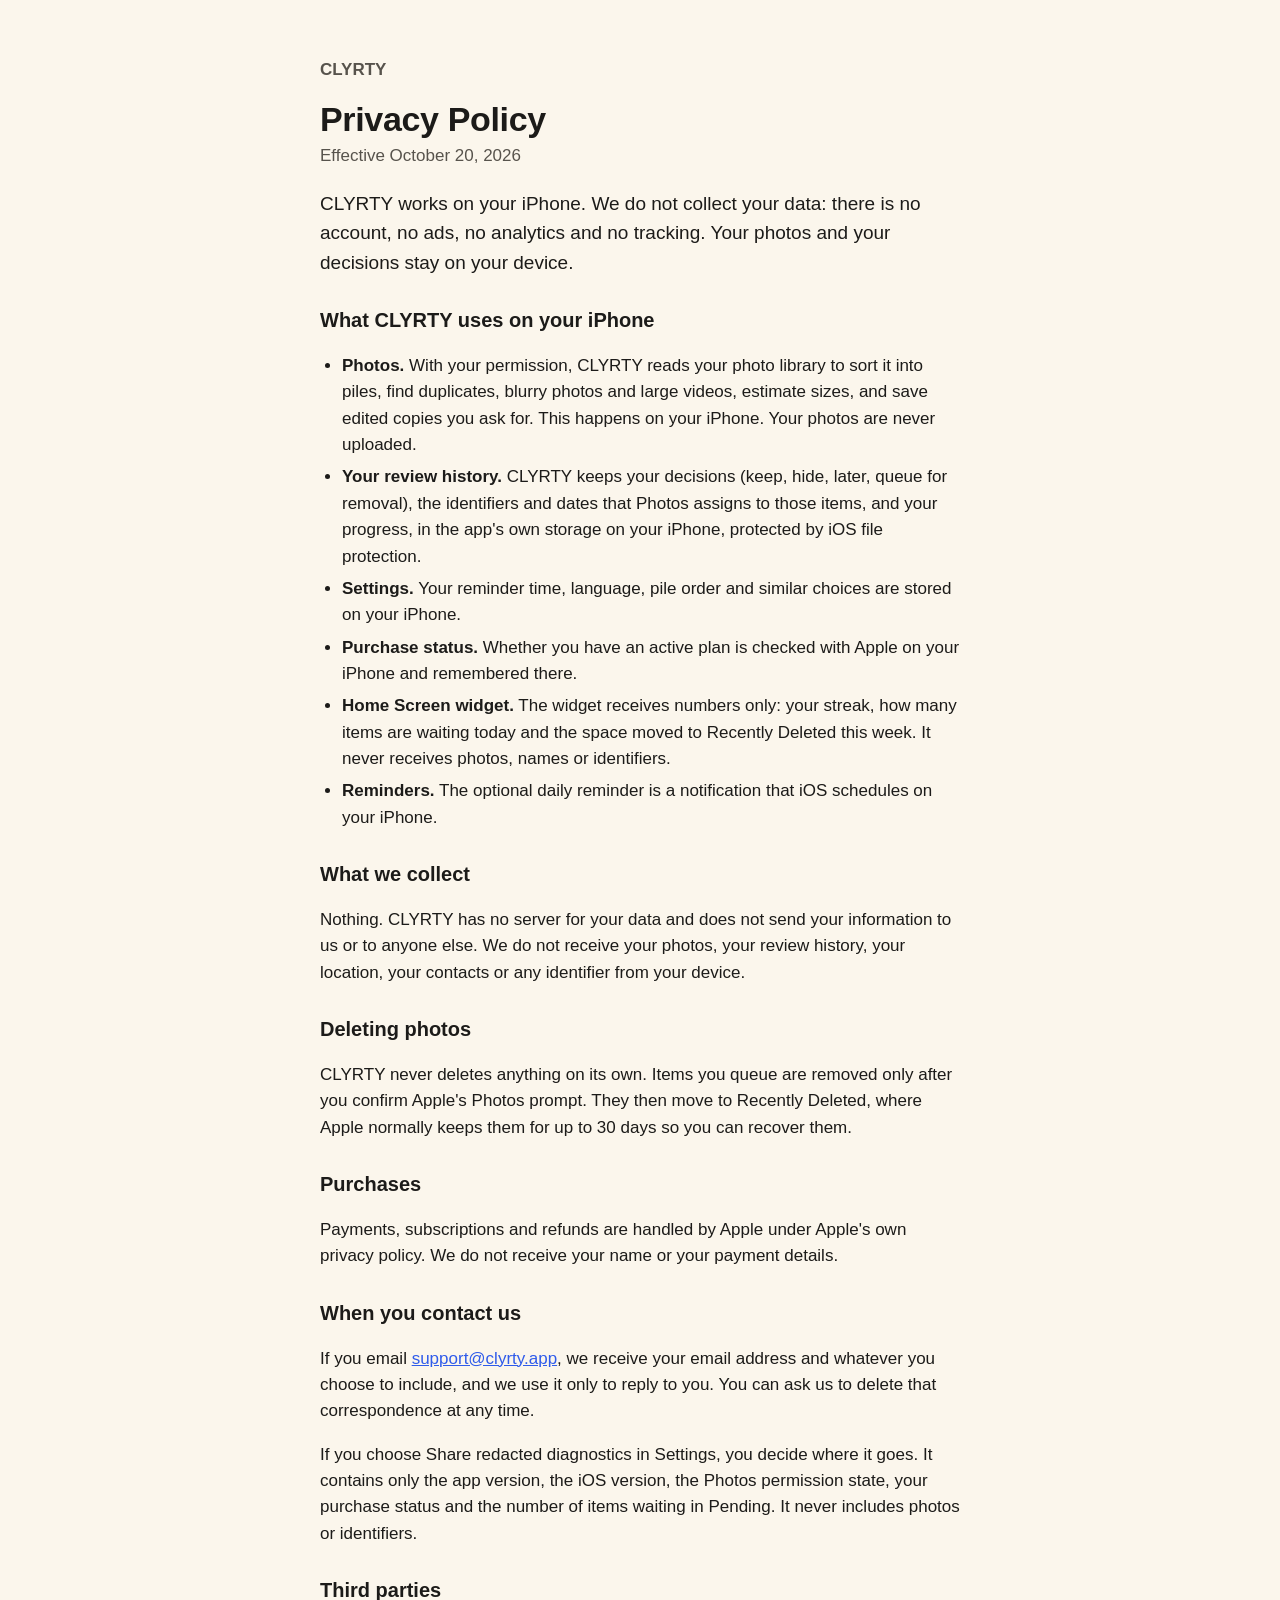
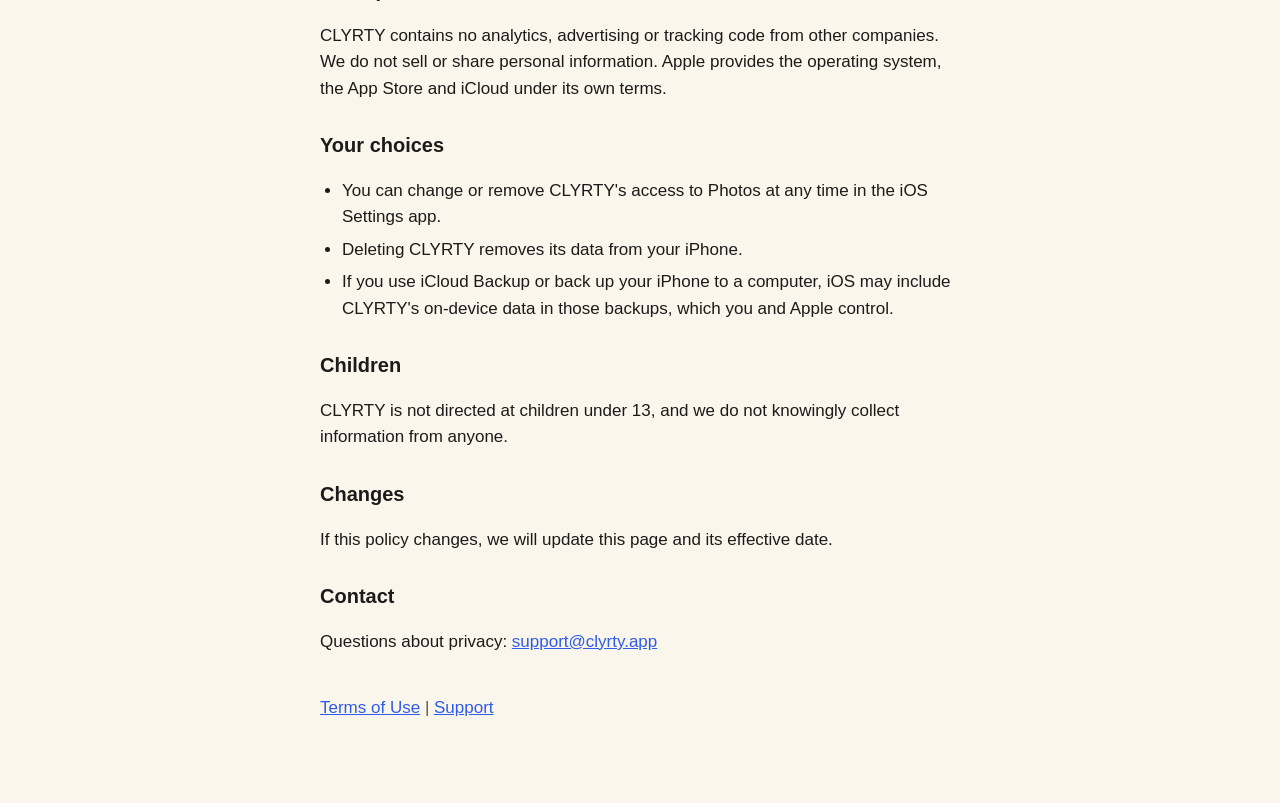
<file: privacy/index.html>
<!doctype html>
<html lang="en">
<head>
<meta charset="utf-8">
<meta name="viewport" content="width=device-width, initial-scale=1">
<title>CLYRTY Privacy Policy</title>
<meta name="description" content="CLYRTY works on your iPhone. We do not collect your data.">
<link rel="stylesheet" href="../site.css">
</head>
<body>
<main>
<p class="back"><a href="../">CLYRTY</a></p>
<h1>Privacy Policy</h1>
<p class="meta">Effective October 20, 2026</p>

<p class="lead">CLYRTY works on your iPhone. We do not collect your data: there is no account, no ads, no analytics and no tracking. Your photos and your decisions stay on your device.</p>

<h2>What CLYRTY uses on your iPhone</h2>
<ul>
<li><strong>Photos.</strong> With your permission, CLYRTY reads your photo library to sort it into piles, find duplicates, blurry photos and large videos, estimate sizes, and save edited copies you ask for. This happens on your iPhone. Your photos are never uploaded.</li>
<li><strong>Your review history.</strong> CLYRTY keeps your decisions (keep, hide, later, queue for removal), the identifiers and dates that Photos assigns to those items, and your progress, in the app's own storage on your iPhone, protected by iOS file protection.</li>
<li><strong>Settings.</strong> Your reminder time, language, pile order and similar choices are stored on your iPhone.</li>
<li><strong>Purchase status.</strong> Whether you have an active plan is checked with Apple on your iPhone and remembered there.</li>
<li><strong>Home Screen widget.</strong> The widget receives numbers only: your streak, how many items are waiting today and the space moved to Recently Deleted this week. It never receives photos, names or identifiers.</li>
<li><strong>Reminders.</strong> The optional daily reminder is a notification that iOS schedules on your iPhone.</li>
</ul>

<h2>What we collect</h2>
<p>Nothing. CLYRTY has no server for your data and does not send your information to us or to anyone else. We do not receive your photos, your review history, your location, your contacts or any identifier from your device.</p>

<h2>Deleting photos</h2>
<p>CLYRTY never deletes anything on its own. Items you queue are removed only after you confirm Apple's Photos prompt. They then move to Recently Deleted, where Apple normally keeps them for up to 30 days so you can recover them.</p>

<h2>Purchases</h2>
<p>Payments, subscriptions and refunds are handled by Apple under Apple's own privacy policy. We do not receive your name or your payment details.</p>

<h2>When you contact us</h2>
<p>If you email <a href="mailto:support@clyrty.app">support@clyrty.app</a>, we receive your email address and whatever you choose to include, and we use it only to reply to you. You can ask us to delete that correspondence at any time.</p>
<p>If you choose Share redacted diagnostics in Settings, you decide where it goes. It contains only the app version, the iOS version, the Photos permission state, your purchase status and the number of items waiting in Pending. It never includes photos or identifiers.</p>

<h2>Third parties</h2>
<p>CLYRTY contains no analytics, advertising or tracking code from other companies. We do not sell or share personal information. Apple provides the operating system, the App Store and iCloud under its own terms.</p>

<h2>Your choices</h2>
<ul>
<li>You can change or remove CLYRTY's access to Photos at any time in the iOS Settings app.</li>
<li>Deleting CLYRTY removes its data from your iPhone.</li>
<li>If you use iCloud Backup or back up your iPhone to a computer, iOS may include CLYRTY's on-device data in those backups, which you and Apple control.</li>
</ul>

<h2>Children</h2>
<p>CLYRTY is not directed at children under 13, and we do not knowingly collect information from anyone.</p>

<h2>Changes</h2>
<p>If this policy changes, we will update this page and its effective date.</p>

<h2>Contact</h2>
<p>Questions about privacy: <a href="mailto:support@clyrty.app">support@clyrty.app</a></p>

<p class="links"><a href="../terms/">Terms of Use</a> <span aria-hidden="true">|</span> <a href="../support/">Support</a></p>
</main>
</body>
</html>
</file>
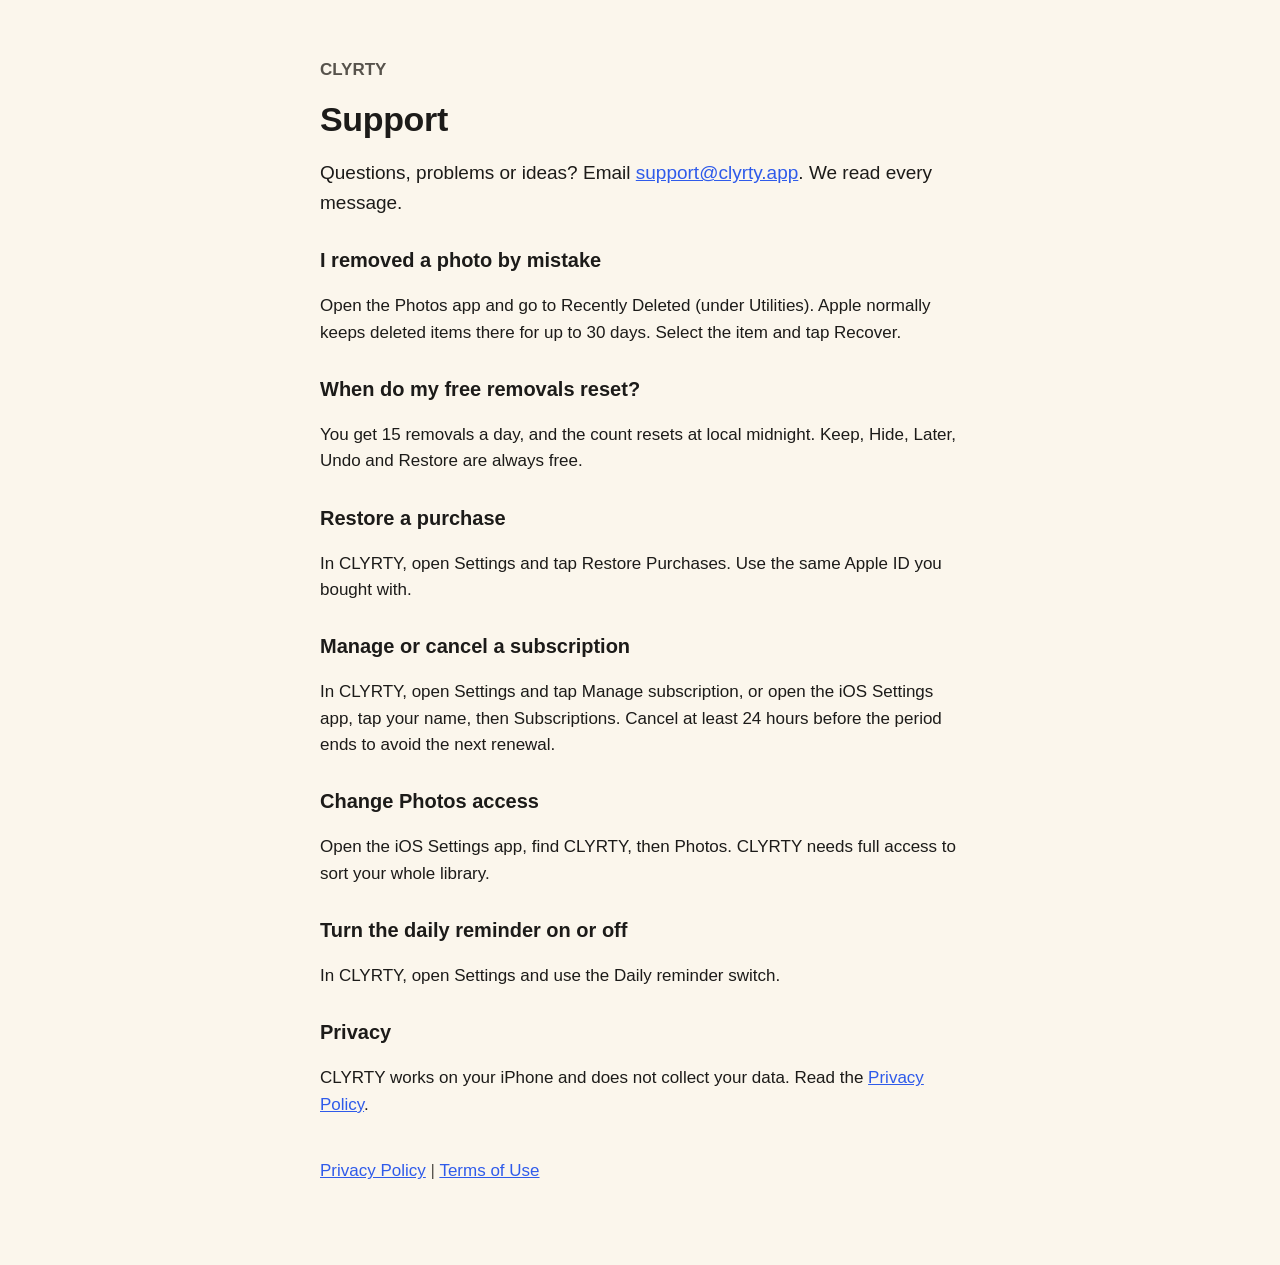
<file: support/index.html>
<!doctype html>
<html lang="en">
<head>
<meta charset="utf-8">
<meta name="viewport" content="width=device-width, initial-scale=1">
<title>CLYRTY Support</title>
<meta name="description" content="Help with the CLYRTY iPhone app.">
<link rel="stylesheet" href="../site.css">
</head>
<body>
<main>
<p class="back"><a href="../">CLYRTY</a></p>
<h1>Support</h1>
<p class="lead">Questions, problems or ideas? Email <a href="mailto:support@clyrty.app">support@clyrty.app</a>. We read every message.</p>

<h2>I removed a photo by mistake</h2>
<p>Open the Photos app and go to Recently Deleted (under Utilities). Apple normally keeps deleted items there for up to 30 days. Select the item and tap Recover.</p>

<h2>When do my free removals reset?</h2>
<p>You get 15 removals a day, and the count resets at local midnight. Keep, Hide, Later, Undo and Restore are always free.</p>

<h2>Restore a purchase</h2>
<p>In CLYRTY, open Settings and tap Restore Purchases. Use the same Apple ID you bought with.</p>

<h2>Manage or cancel a subscription</h2>
<p>In CLYRTY, open Settings and tap Manage subscription, or open the iOS Settings app, tap your name, then Subscriptions. Cancel at least 24 hours before the period ends to avoid the next renewal.</p>

<h2>Change Photos access</h2>
<p>Open the iOS Settings app, find CLYRTY, then Photos. CLYRTY needs full access to sort your whole library.</p>

<h2>Turn the daily reminder on or off</h2>
<p>In CLYRTY, open Settings and use the Daily reminder switch.</p>

<h2>Privacy</h2>
<p>CLYRTY works on your iPhone and does not collect your data. Read the <a href="../privacy/">Privacy Policy</a>.</p>

<p class="links"><a href="../privacy/">Privacy Policy</a> <span aria-hidden="true">|</span> <a href="../terms/">Terms of Use</a></p>
</main>
</body>
</html>
</file>
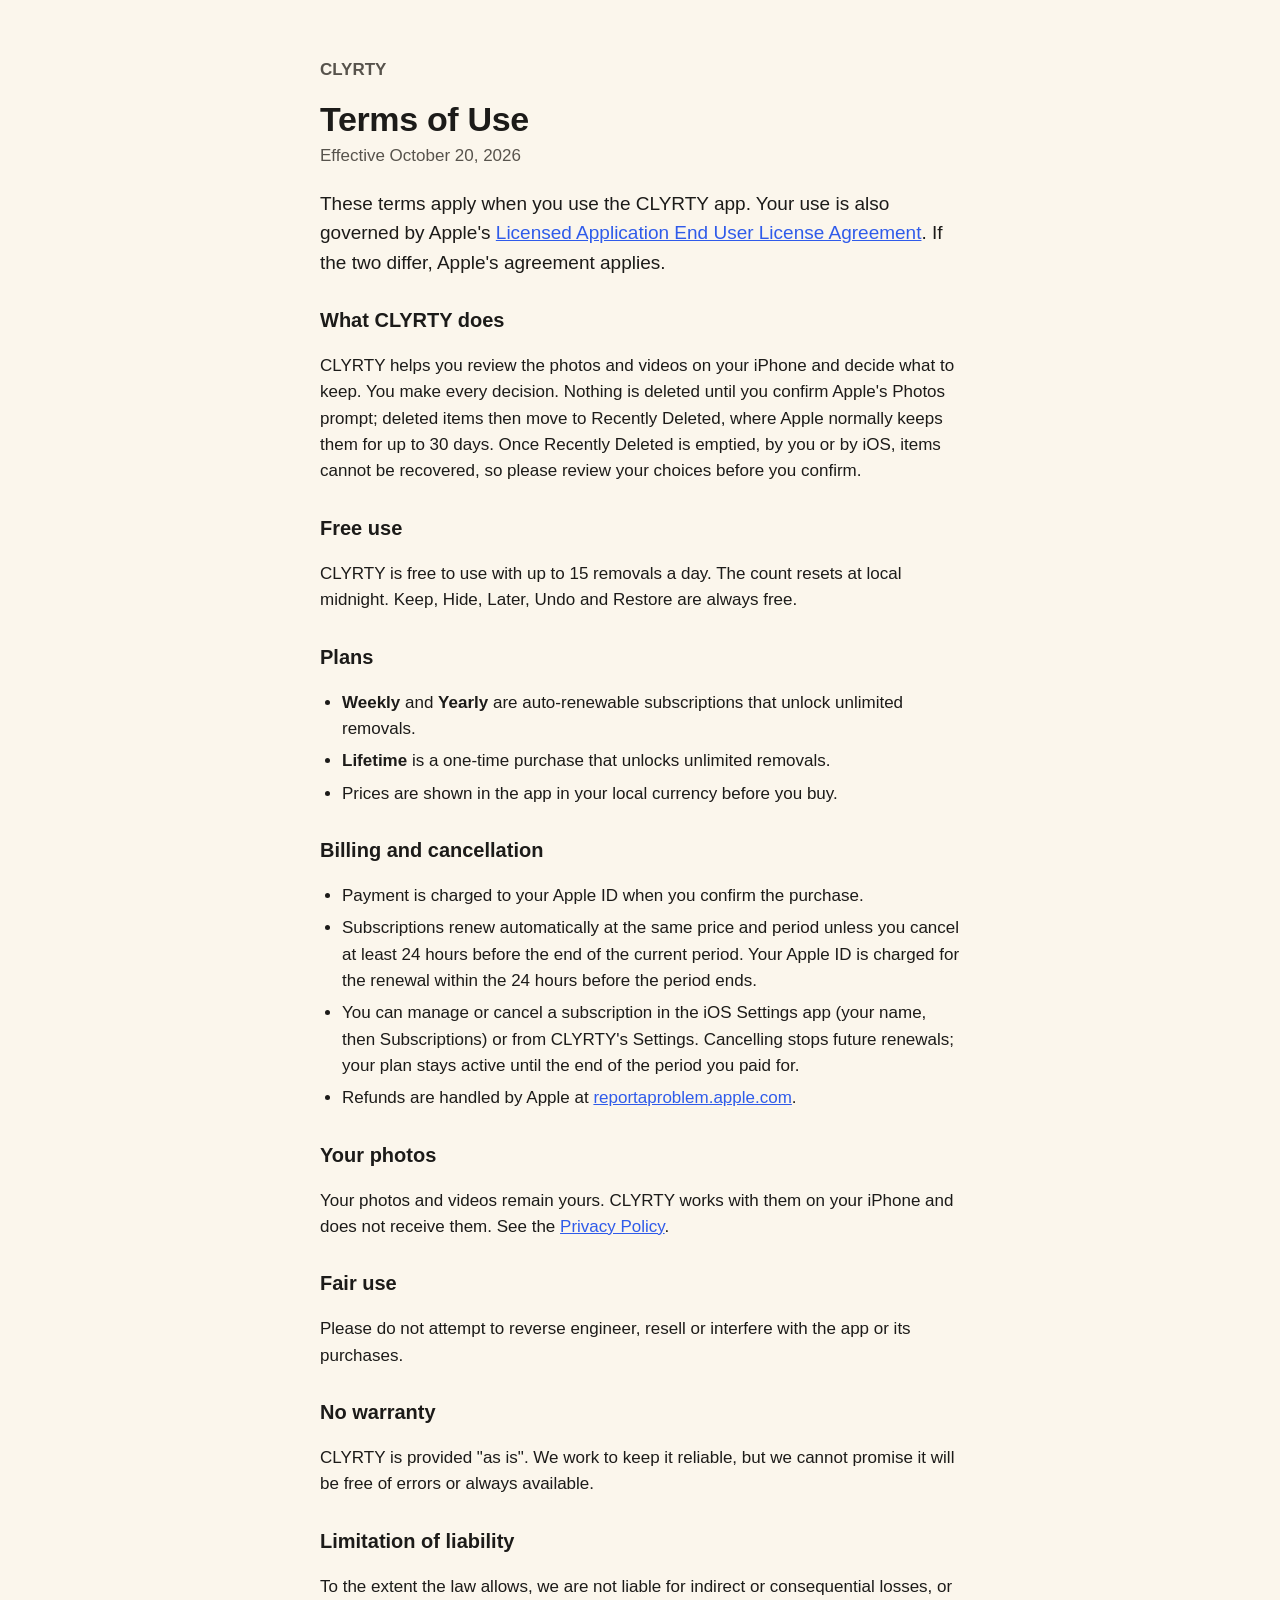
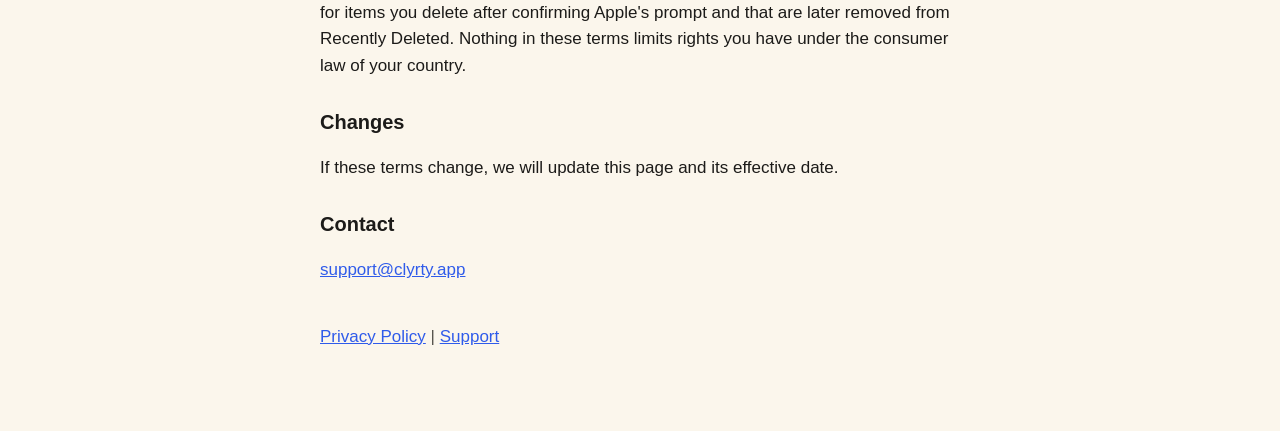
<file: terms/index.html>
<!doctype html>
<html lang="en">
<head>
<meta charset="utf-8">
<meta name="viewport" content="width=device-width, initial-scale=1">
<title>CLYRTY Terms of Use</title>
<meta name="description" content="Terms of Use for the CLYRTY iPhone app.">
<link rel="stylesheet" href="../site.css">
</head>
<body>
<main>
<p class="back"><a href="../">CLYRTY</a></p>
<h1>Terms of Use</h1>
<p class="meta">Effective October 20, 2026</p>

<p class="lead">These terms apply when you use the CLYRTY app. Your use is also governed by Apple's <a href="https://www.apple.com/legal/internet-services/itunes/dev/stdeula/">Licensed Application End User License Agreement</a>. If the two differ, Apple's agreement applies.</p>

<h2>What CLYRTY does</h2>
<p>CLYRTY helps you review the photos and videos on your iPhone and decide what to keep. You make every decision. Nothing is deleted until you confirm Apple's Photos prompt; deleted items then move to Recently Deleted, where Apple normally keeps them for up to 30 days. Once Recently Deleted is emptied, by you or by iOS, items cannot be recovered, so please review your choices before you confirm.</p>

<h2>Free use</h2>
<p>CLYRTY is free to use with up to 15 removals a day. The count resets at local midnight. Keep, Hide, Later, Undo and Restore are always free.</p>

<h2>Plans</h2>
<ul>
<li><strong>Weekly</strong> and <strong>Yearly</strong> are auto-renewable subscriptions that unlock unlimited removals.</li>
<li><strong>Lifetime</strong> is a one-time purchase that unlocks unlimited removals.</li>
<li>Prices are shown in the app in your local currency before you buy.</li>
</ul>

<h2>Billing and cancellation</h2>
<ul>
<li>Payment is charged to your Apple ID when you confirm the purchase.</li>
<li>Subscriptions renew automatically at the same price and period unless you cancel at least 24 hours before the end of the current period. Your Apple ID is charged for the renewal within the 24 hours before the period ends.</li>
<li>You can manage or cancel a subscription in the iOS Settings app (your name, then Subscriptions) or from CLYRTY's Settings. Cancelling stops future renewals; your plan stays active until the end of the period you paid for.</li>
<li>Refunds are handled by Apple at <a href="https://reportaproblem.apple.com">reportaproblem.apple.com</a>.</li>
</ul>

<h2>Your photos</h2>
<p>Your photos and videos remain yours. CLYRTY works with them on your iPhone and does not receive them. See the <a href="../privacy/">Privacy Policy</a>.</p>

<h2>Fair use</h2>
<p>Please do not attempt to reverse engineer, resell or interfere with the app or its purchases.</p>

<h2>No warranty</h2>
<p>CLYRTY is provided "as is". We work to keep it reliable, but we cannot promise it will be free of errors or always available.</p>

<h2>Limitation of liability</h2>
<p>To the extent the law allows, we are not liable for indirect or consequential losses, or for items you delete after confirming Apple's prompt and that are later removed from Recently Deleted. Nothing in these terms limits rights you have under the consumer law of your country.</p>

<h2>Changes</h2>
<p>If these terms change, we will update this page and its effective date.</p>

<h2>Contact</h2>
<p><a href="mailto:support@clyrty.app">support@clyrty.app</a></p>

<p class="links"><a href="../privacy/">Privacy Policy</a> <span aria-hidden="true">|</span> <a href="../support/">Support</a></p>
</main>
</body>
</html>
</file>
<file: site.css>
:root {
  --bg: #FBF6EC;
  --ink: #1C1B19;
  --muted: #57534C;
  --accent: #FFC83D;
  --link: #2F5BEA;
}
@media (prefers-color-scheme: dark) {
  :root { --bg: #17161A; --ink: #F3EFE6; --muted: #B8B2A7; --link: #8FA8FF; }
}
* { box-sizing: border-box; }
body {
  margin: 0;
  background: var(--bg);
  color: var(--ink);
  font: 17px/1.55 -apple-system, BlinkMacSystemFont, "Segoe UI", Roboto, Helvetica, Arial, sans-serif;
}
main { max-width: 680px; margin: 0 auto; padding: 40px 20px 64px; }
h1 { font-size: 34px; line-height: 1.15; margin: 8px 0 4px; letter-spacing: -0.01em; }
h1.brand { display: inline-block; background: var(--accent); color: #1C1B19; padding: 2px 12px; border: 2px solid #1C1B19; border-radius: 12px; box-shadow: 3px 4px 0 #1C1B19; }
h2 { font-size: 20px; margin: 28px 0 6px; }
.meta { color: var(--muted); margin: 0 0 16px; }
.lead { font-size: 19px; }
.back a { color: var(--muted); text-decoration: none; font-weight: 700; }
a { color: var(--link); }
ul { padding-left: 22px; }
li { margin: 6px 0; }
.links { margin-top: 40px; color: var(--muted); }
</file>
